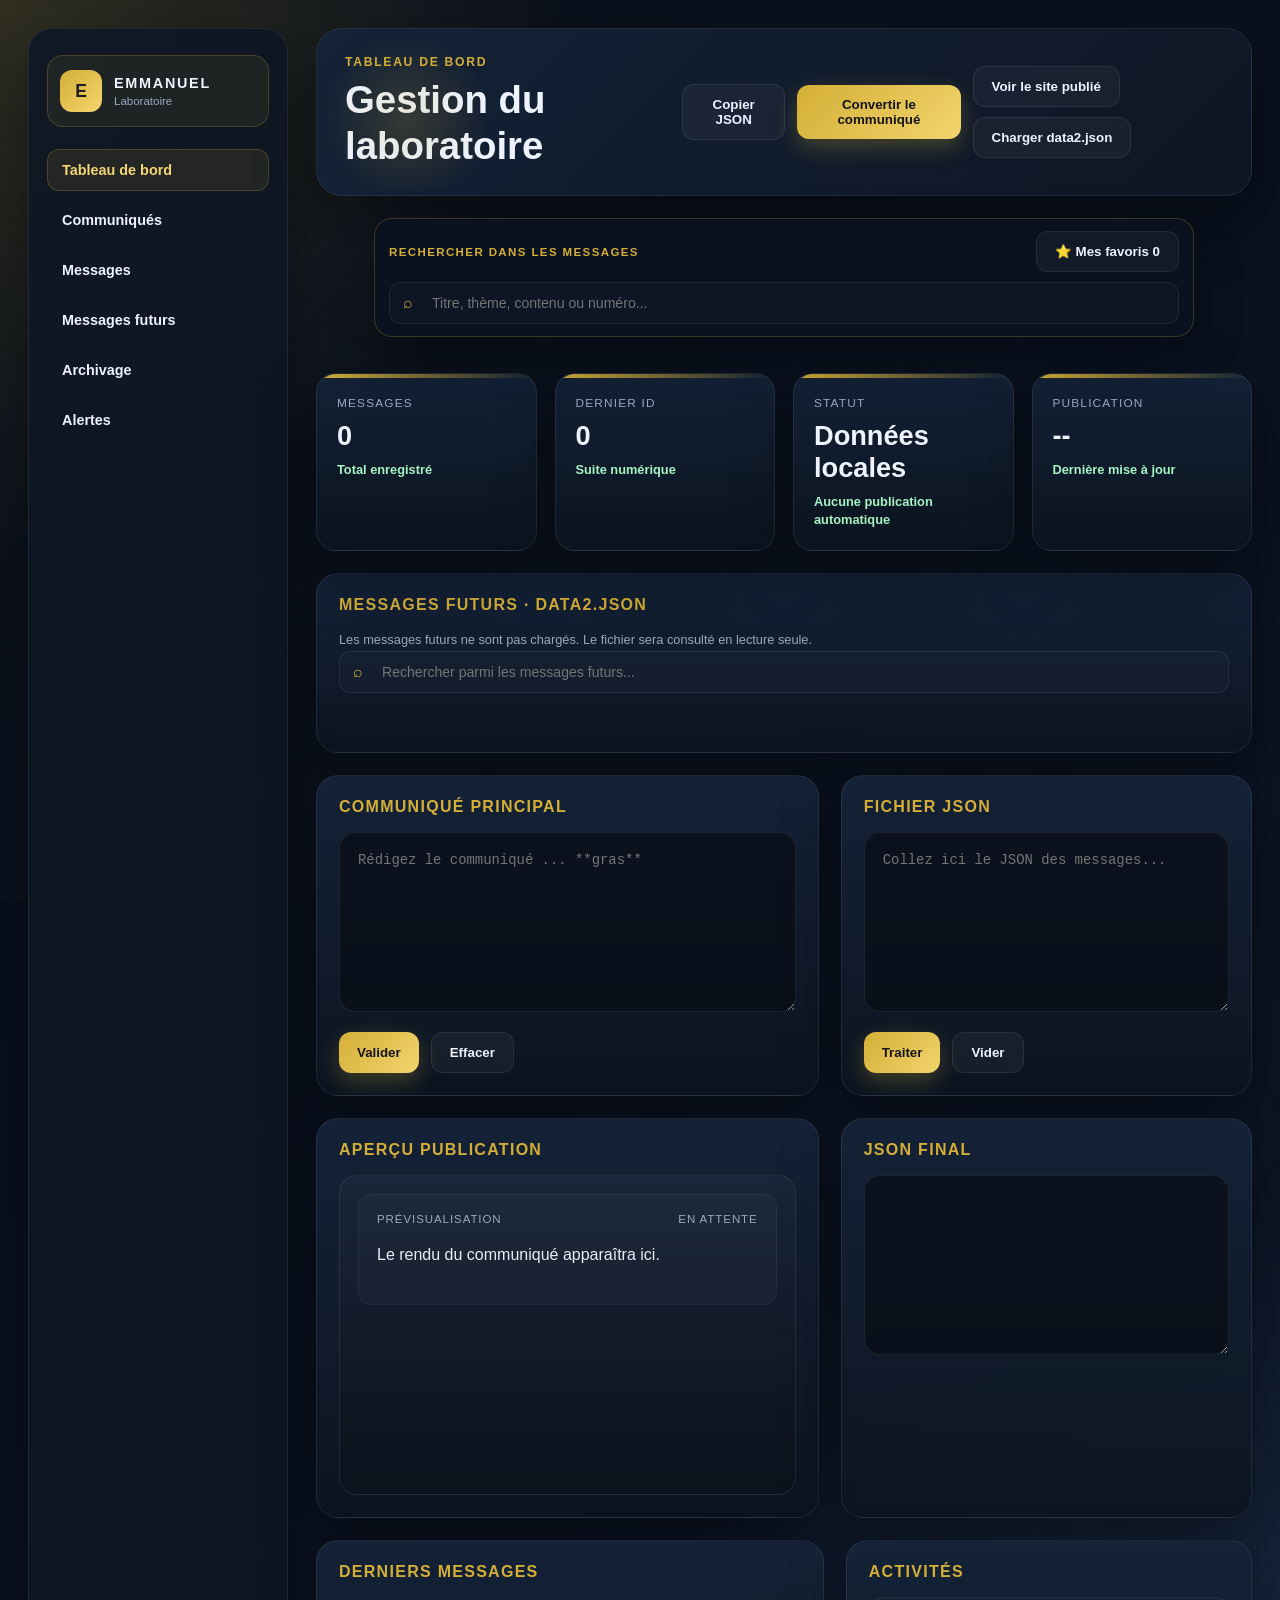
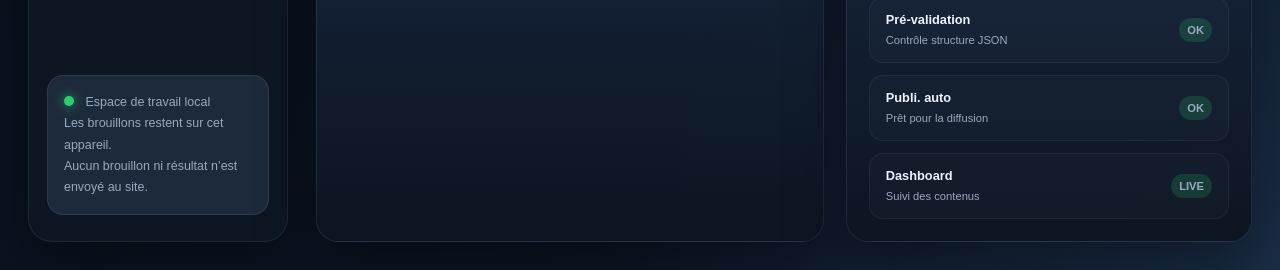
<file: gestion-franc.html>
<!DOCTYPE html>
<html lang="fr">
<head>
  <meta charset="UTF-8">
  <meta name="viewport" content="width=device-width, initial-scale=1.0">
  <title>Dashboard Laboratoire Emmanuel</title>
  <style>
    :root {
      --bg: #090f1b;
      --bg-soft: #111b2b;
      --panel: rgba(18, 28, 42, 0.94);
      --panel-2: #1b2d45;
      --line: rgba(255,255,255,0.08);
      --text: #edf3ff;
      --muted: #9aa9bf;
      --gold: #d4af37;
      --gold-soft: rgba(212,175,55,0.18);
      --green: #2ecc71;
      --red: #e74c3c;
      --shadow: 0 24px 60px rgba(0,0,0,0.38);
    }

    * { box-sizing: border-box; }

    html, body {
      margin: 0;
      min-height: 100%;
      background:
        radial-gradient(circle at top left, rgba(212,175,55,0.18), transparent 25%),
        radial-gradient(circle at bottom right, rgba(28,47,74,0.9), transparent 30%),
        linear-gradient(135deg, #070d17 0%, #0d1728 100%);
      color: var(--text);
      font-family: "Segoe UI", Tahoma, Geneva, Verdana, sans-serif;
    }

    body {
      padding: 28px;
      position: relative;
    }

    body::before {
      content: "";
      position: fixed;
      inset: 0;
      pointer-events: none;
      background: linear-gradient(120deg, rgba(255,255,255,0.02), rgba(255,255,255,0));
    }

    .dashboard {
      max-width: 1480px;
      margin: 0 auto;
      display: grid;
      grid-template-columns: minmax(220px, 260px) minmax(0, 1fr);
      gap: 28px;
      min-height: calc(100vh - 56px);
      position: relative;
      z-index: 1;
    }

    .sidebar {
      background: rgba(15, 23, 36, 0.92);
      border: 1px solid var(--line);
      border-radius: 24px;
      padding: 26px 18px;
      box-shadow: var(--shadow);
      display: flex;
      flex-direction: column;
      gap: 22px;
    }

    .brand {
      display: flex;
      align-items: center;
      gap: 12px;
      padding: 14px 12px;
      border-radius: 16px;
      background: rgba(212,175,55,0.08);
      border: 1px solid rgba(212,175,55,0.22);
    }

    .brand-mark {
      width: 42px;
      height: 42px;
      border-radius: 12px;
      display: grid;
      place-items: center;
      background: linear-gradient(135deg, var(--gold), #f6d56d);
      color: #1d1d1d;
      font-weight: 900;
      font-size: 1.1rem;
    }

    .brand-text {
      display: flex;
      flex-direction: column;
      gap: 4px;
    }

    .brand-text strong {
      font-size: 0.9rem;
      letter-spacing: 0.12em;
      text-transform: uppercase;
    }

    .brand-text span {
      color: var(--muted);
      font-size: 0.72rem;
    }

    .nav {
      display: flex;
      flex-direction: column;
      gap: 8px;
    }

    .nav-item {
      border: 1px solid transparent;
      background: transparent;
      color: var(--text);
      border-radius: 12px;
      padding: 12px 14px;
      text-align: left;
      font-size: 0.9rem;
      cursor: pointer;
      transition: 0.2s ease;
    }

    .nav-item.active,
    .nav-item:hover {
      background: rgba(212,175,55,0.1);
      border-color: rgba(212,175,55,0.22);
      color: #f5d675;
    }

    .sidebar-card {
      margin-top: auto;
      background: rgba(32, 45, 63, 0.9);
      border: 1px solid var(--line);
      border-radius: 16px;
      padding: 16px;
    }

    .status-dot {
      width: 10px;
      height: 10px;
      background: var(--green);
      border-radius: 50%;
      display: inline-block;
      box-shadow: 0 0 12px rgba(46, 204, 113, 0.8);
      margin-right: 8px;
    }

    .sidebar-card p {
      margin: 0;
      color: var(--muted);
      font-size: 0.78rem;
      line-height: 1.7;
    }

    .main {
      display: grid;
      gap: 22px;
      min-width: 0;
    }

    #dashboard-view,
    #communique-panel,
    #messages-panel,
    #future-panel,
    #archive-panel,
    #alerts-panel {
      scroll-margin-top: 120px;
    }

    .topbar {
      background: linear-gradient(135deg, rgba(21,35,56,0.96), rgba(14,23,36,0.96));
      border: 1px solid rgba(255,255,255,0.08);
      border-radius: 26px;
      padding: 26px 28px;
      display: flex;
      justify-content: space-between;
      align-items: center;
      box-shadow: var(--shadow);
      position: relative;
      overflow: hidden;
    }

    .topbar::after {
      content: "";
      position: absolute;
      inset: 0 auto auto 0;
      width: 180px;
      height: 180px;
      background: radial-gradient(circle, rgba(212,175,55,0.18), transparent 65%);
    }

    .eyebrow {
      margin: 0 0 8px;
      font-size: 0.76rem;
      font-weight: 700;
      letter-spacing: 0.14em;
      text-transform: uppercase;
      color: var(--gold);
    }

    h1 {
      margin: 0;
      font-size: clamp(1.8rem, 3vw, 2.6rem);
      line-height: 1.2;
    }

    .top-actions {
      display: flex;
      gap: 12px;
      align-items: center;
    }

    button {
      border: 0;
      border-radius: 12px;
      padding: 12px 18px;
      font-weight: 700;
      cursor: pointer;
      transition: 0.2s ease;
    }

    .primary-btn {
      background: linear-gradient(135deg, var(--gold), #f2d56d);
      color: #141414;
      box-shadow: 0 8px 22px rgba(212,175,55,0.28);
    }

    .ghost-btn {
      background: rgba(255,255,255,0.04);
      border: 1px solid var(--line);
      color: var(--text);
    }

    .primary-btn:hover, .ghost-btn:hover, .mini-btn:hover {
      transform: translateY(-1px);
      filter: brightness(1.05);
    }

    .stats-grid {
      display: grid;
      grid-template-columns: repeat(4, minmax(180px, 1fr));
      gap: 18px;
    }

    .stat-card {
      background: linear-gradient(180deg, rgba(21,35,56,0.92), rgba(12,20,31,0.92));
      border: 1px solid rgba(255,255,255,0.08);
      border-radius: 20px;
      padding: 22px 20px;
      position: relative;
      overflow: hidden;
      box-shadow: var(--shadow);
      transition: transform 0.2s ease, border-color 0.2s ease;
    }

    .stat-card:hover,
    .panel:hover {
      transform: translateY(-2px);
      border-color: rgba(212,175,55,0.28);
    }

    .stat-card::before {
      content: "";
      position: absolute;
      inset: 0 auto auto 0;
      width: 100%;
      height: 4px;
      background: linear-gradient(90deg, var(--gold), transparent);
    }

    .stat-label {
      display: block;
      color: var(--muted);
      font-size: 0.74rem;
      text-transform: uppercase;
      letter-spacing: 0.1em;
    }

    .stat-value {
      display: block;
      font-size: clamp(1.7rem, 2vw, 2.2rem);
      font-weight: 800;
      margin-top: 10px;
      margin-bottom: 8px;
    }

    .stat-meta {
      color: #a7f3c5;
      font-size: 0.8rem;
      font-weight: 600;
    }

    .content-grid {
      display: grid;
      grid-template-columns: 1.1fr 0.9fr;
      gap: 22px;
    }

    .panel {
      background: linear-gradient(180deg, rgba(21,35,56,0.96), rgba(13,21,33,0.96));
      border: 1px solid rgba(255,255,255,0.08);
      border-radius: 22px;
      padding: 22px;
      box-shadow: var(--shadow);
      min-width: 0;
      min-height: 180px;
      overflow: hidden;
      transition: border-color 0.2s ease;
    }

    .panel:hover {
      border-color: rgba(212,175,55,0.28);
    }

    .panel-header {
      display: flex;
      justify-content: space-between;
      align-items: center;
      gap: 12px;
      margin-bottom: 16px;
    }

    .panel h2 {
      margin: 0;
      font-size: 1rem;
      letter-spacing: 0.08em;
      text-transform: uppercase;
      color: var(--gold);
    }

    textarea {
      width: 100%;
      min-height: 180px;
      resize: vertical;
      border: 1px solid rgba(255,255,255,0.08);
      background: rgba(9,14,22,0.7);
      color: #e7f0ff;
      border-radius: 16px;
      padding: 16px 18px;
      font-family: "Consolas", "Courier New", monospace;
      font-size: 0.87rem;
      line-height: 1.6;
      outline: none;
    }

    textarea:focus {
      border-color: rgba(212,175,55,0.6);
      box-shadow: 0 0 0 4px rgba(212,175,55,0.12);
    }

    .pane-actions {
      margin-top: 16px;
      display: flex;
      gap: 12px;
      flex-wrap: wrap;
    }

    .mini-btn {
      background: rgba(255,255,255,0.04);
      color: var(--text);
      border: 1px solid var(--line);
    }

    .preview-box {
      background: linear-gradient(180deg, rgba(255,255,255,0.03), rgba(12,18,27,0.6));
      border: 1px solid rgba(255,255,255,0.08);
      border-radius: 18px;
      min-height: 320px;
      padding: 18px;
    }

    .preview-message {
      background: rgba(255,255,255,0.02);
      border: 1px solid rgba(255,255,255,0.05);
      border-radius: 14px;
      padding: 18px;
      margin-bottom: 16px;
    }

    .preview-message:last-child {
      margin-bottom: 0;
    }

    .msg-header {
      display: flex;
      align-items: center;
      justify-content: space-between;
      gap: 10px;
      font-size: 0.72rem;
      letter-spacing: 0.08em;
      text-transform: uppercase;
      color: var(--muted);
      margin-bottom: 10px;
    }

    .msg-title {
      margin: 0 0 8px;
      font-size: 1.4rem;
      color: #fff;
    }

    .msg-category {
      display: inline-block;
      font-size: 0.72rem;
      border-radius: 999px;
      background: var(--gold-soft);
      color: #f4d977;
      padding: 6px 10px;
      margin-bottom: 12px;
    }

    .msg-image {
      width: 100%;
      border-radius: 12px;
      max-height: 220px;
      object-fit: cover;
      display: block;
      margin: 8px 0 14px;
      border: 1px solid rgba(255,255,255,0.06);
    }

    audio {
      width: 100%;
      margin-top: 10px;
      margin-bottom: 12px;
      filter: saturate(0.8);
    }

    .audio-progress-row {
      display: flex;
      align-items: center;
      gap: 10px;
      margin: -6px 0 14px;
    }

    .audio-progress-row input {
      flex: 1;
      min-width: 0;
      accent-color: var(--gold);
      cursor: pointer;
    }

    .audio-progress-time {
      min-width: 88px;
      color: var(--muted);
      font-size: 0.72rem;
      font-variant-numeric: tabular-nums;
      text-align: right;
    }

    .msg-body {
      line-height: 1.8;
      color: #eaedf4;
      white-space: pre-wrap;
    }

    .msg-body b {
      color: #f8e9a9;
    }

    .bottom-grid {
      display: grid;
      grid-template-columns: 1fr 0.8fr;
      gap: 22px;
    }

    .list-items {
      display: grid;
      gap: 12px;
      max-height: 350px;
      overflow: auto;
      padding-right: 6px;
    }

    .list-item {
      background: rgba(255,255,255,0.02);
      border: 1px solid rgba(255,255,255,0.05);
      border-radius: 14px;
      padding: 14px 16px;
      display: flex;
      align-items: center;
      justify-content: space-between;
      gap: 12px;
      width: 100%;
      text-align: left;
      cursor: pointer;
      transition: 0.2s ease;
    }

    .list-item:hover {
      background: rgba(212,175,55,0.08);
      border-color: rgba(212,175,55,0.2);
    }

    .list-item strong {
      display: block;
      margin-bottom: 4px;
      font-size: 0.95rem;
    }

    .list-item span {
      color: var(--muted);
      font-size: 0.75rem;
    }

    .chip {
      border-radius: 999px;
      padding: 7px 10px;
      background: rgba(212,175,55,0.12);
      color: #f1d77a;
      font-size: 0.72rem;
      font-weight: 700;
    }

    .activity-list {
      list-style: none;
      margin: 0;
      padding: 0;
      display: grid;
      gap: 12px;
    }

    .activity-list li {
      background: rgba(255,255,255,0.02);
      border: 1px solid rgba(255,255,255,0.05);
      border-radius: 14px;
      padding: 14px 16px;
      display: flex;
      justify-content: space-between;
      align-items: center;
      gap: 10px;
    }

    .activity-list strong {
      display: block;
      font-size: 0.8rem;
      margin-bottom: 3px;
    }

    .activity-list span {
      color: var(--muted);
      font-size: 0.7rem;
    }

    .tiny-badge {
      background: rgba(46,204,113,0.18);
      color: #8fe4b5;
      border-radius: 999px;
      font-size: 0.7rem;
      font-weight: 700;
      padding: 6px 8px;
    }

    .search-strip {
      position: sticky;
      top: 10px;
      z-index: 5;
      width: min(100%, 820px);
      margin: 0 auto 14px;
      background: rgba(11, 18, 32, 0.97);
      border: 1px solid rgba(212,175,55,0.24);
      border-radius: 18px;
      box-shadow: 0 18px 48px rgba(0,0,0,0.3);
      padding: 12px 14px;
      backdrop-filter: blur(12px);
    }

    .search-input-wrap input,
    textarea,
    button {
      -webkit-tap-highlight-color: transparent;
    }

    .search-results {
      overscroll-behavior: contain;
    }

    #future-results {
      display: grid;
      gap: 10px;
      max-height: 360px;
      overflow: auto;
      margin-top: 14px;
    }

    .future-message {
      border: 1px solid var(--line);
      border-radius: 14px;
      padding: 14px;
      background: rgba(255,255,255,0.025);
    }

    .future-message button {
      width: 100%;
      text-align: left;
      padding: 0;
      background: transparent;
      color: var(--text);
    }

    .future-message button strong,
    .future-message button span {
      display: block;
    }

    .future-message button strong {
      line-height: 1.5;
      overflow-wrap: anywhere;
    }

    .future-message button span,
    .future-status,
    .draft-status {
      color: var(--muted);
      font-size: 0.8rem;
      line-height: 1.6;
    }

    .future-status,
    .draft-status {
      margin: 10px 0 0;
    }

    .future-preview {
      margin-top: 16px;
      border-top: 1px solid var(--line);
      padding-top: 12px;
    }

    .future-preview .msg-body {
      overflow-wrap: anywhere;
    }

    .future-pagination {
      display: flex;
      align-items: center;
      justify-content: space-between;
      gap: 12px;
      margin-top: 14px;
    }

    .future-pagination button {
      min-width: 112px;
      border: 1px solid rgba(212,175,55,0.35);
      background: rgba(212,175,55,0.1);
      color: #f5d675;
    }

    .future-pagination button:disabled {
      cursor: not-allowed;
      opacity: 0.45;
    }

    .future-page-label {
      color: var(--muted);
      font-size: 0.8rem;
      text-align: center;
    }

    .data-actions {
      display: flex;
      flex-wrap: wrap;
      gap: 10px;
    }

    .search-header {
      display: flex;
      justify-content: space-between;
      align-items: center;
      gap: 10px;
      margin-bottom: 10px;
    }

    .preview-favorite {
      flex: 0 0 34px;
      width: 34px;
      height: 34px;
      margin-left: auto;
      border: 1px solid rgba(212,175,55,0.45);
      border-radius: 50%;
      background: transparent;
      color: var(--gold);
      cursor: pointer;
      font-size: 1rem;
    }

    .preview-favorite.is-favorite {
      border-color: rgba(231,76,60,0.65);
      background: rgba(231,76,60,0.1);
    }

    .search-label {
      font-size: 0.72rem;
      font-weight: 800;
      letter-spacing: 0.12em;
      text-transform: uppercase;
      color: var(--gold);
    }

    .search-highlight {
      font-size: 0.7rem;
      color: var(--muted);
      background: rgba(255,255,255,0.03);
      border: 1px solid rgba(255,255,255,0.08);
      border-radius: 999px;
      padding: 5px 8px;
    }

    .search-input-wrap {
      position: relative;
    }

    .search-input-wrap input {
      width: 100%;
      border: 1px solid rgba(255,255,255,0.08);
      background: rgba(255,255,255,0.02);
      color: var(--text);
      border-radius: 12px;
      padding: 12px 44px 12px 42px;
      font-size: 0.88rem;
      outline: none;
    }

    .search-input-wrap input:focus {
      border-color: rgba(212,175,55,0.4);
      box-shadow: 0 0 0 4px rgba(212,175,55,0.08);
    }

    .search-icon {
      position: absolute;
      left: 14px;
      top: 50%;
      transform: translateY(-50%);
      font-size: 1rem;
      color: var(--gold);
    }

    .search-clear {
      position: absolute;
      top: 50%;
      right: 8px;
      width: 32px;
      height: 32px;
      padding: 0;
      border: 0;
      border-radius: 50%;
      background: transparent;
      color: var(--muted);
      cursor: pointer;
      font-size: 1.3rem;
      transform: translateY(-50%);
    }

    .search-clear:hover {
      background: rgba(255,255,255,0.08);
      color: var(--text);
    }

    .search-summary {
      min-height: 0;
      color: var(--muted);
      font-size: 0.75rem;
    }

    .search-summary:not(:empty) {
      margin-top: 8px;
    }

    .search-results {
      margin-top: 10px;
      display: none;
      max-height: 200px;
      overflow: auto;
      padding-right: 4px;
    }

    .search-results.visible {
      display: block;
    }

    .search-result-item {
      width: 100%;
      text-align: left;
      background: rgba(255,255,255,0.02);
      border: 1px solid rgba(255,255,255,0.06);
      border-radius: 10px;
      padding: 8px 10px;
      margin-bottom: 8px;
      font-size: 0.75rem;
      color: #e8edf9;
      line-height: 1.5;
      cursor: pointer;
      transition: 0.2s ease;
    }

    .search-result-item:hover {
      background: rgba(212,175,55,0.08);
      border-color: rgba(212,175,55,0.2);
    }

    .search-result-item strong {
      display: block;
      color: #f4d879;
      margin-bottom: 3px;
    }

    .search-result-meta {
      display: flex;
      align-items: center;
      justify-content: space-between;
      gap: 8px;
      margin-top: 4px;
      color: var(--muted);
      font-size: 0.68rem;
    }

    .search-result-score {
      color: #f5d675;
      font-weight: 700;
    }

    @media (max-width: 1200px) {
      .dashboard {
        grid-template-columns: 220px 1fr;
      }

      .stats-grid {
        grid-template-columns: repeat(2, minmax(180px, 1fr));
      }
    }

    @media (max-width: 980px) {
      body {
        padding: 18px;
      }

      .dashboard {
        grid-template-columns: 1fr;
      }

      .sidebar {
        padding: 18px;
      }

      .nav {
        display: grid;
        grid-template-columns: repeat(auto-fit, minmax(145px, 1fr));
      }

      .content-grid,
      .bottom-grid {
        grid-template-columns: 1fr;
      }

      .topbar {
        padding: 22px 20px;
      }
    }

    @media (max-width: 680px) {
      body {
        padding: 12px;
      }

      .dashboard {
        gap: 18px;
      }

      .sidebar {
        border-radius: 18px;
      }

      .brand {
        padding: 12px 10px;
      }

      .nav {
        grid-template-columns: repeat(2, minmax(0, 1fr));
      }

      .topbar {
        flex-direction: column;
        align-items: flex-start;
        gap: 16px;
      }

      .top-actions {
        width: 100%;
        display: grid;
        grid-template-columns: 1fr 1fr;
      }

      .top-actions button {
        width: 100%;
      }

      .top-actions .data-actions {
        grid-column: 1 / -1;
      }

      .stats-grid {
        grid-template-columns: 1fr;
      }

      .panel,
      .stat-card {
        border-radius: 18px;
      }

      .panel {
        padding: 16px;
      }

      .search-strip {
        top: 6px;
        width: 100%;
        border-radius: 14px;
      }

      textarea {
        min-height: 150px;
        font-size: 0.8rem;
      }

      .pane-actions {
        display: grid;
        grid-template-columns: 1fr 1fr;
      }

      .list-item,
      .activity-list li {
        flex-direction: column;
        align-items: flex-start;
      }

      .msg-title {
        font-size: 1.1rem;
      }
    }

    @media (max-width: 420px) {
      .top-actions {
        grid-template-columns: 1fr;
      }

      .nav-item {
        padding: 11px 9px;
        font-size: 0.8rem;
      }

      .pane-actions {
        grid-template-columns: 1fr;
      }

      h1 {
        font-size: 1.6rem;
      }

      .eyebrow {
        letter-spacing: 0.1em;
      }

      .brand-text strong {
        letter-spacing: 0.08em;
      }
    }
  </style>
</head>
<body>
  <div class="dashboard">
    <aside class="sidebar">
      <div class="brand">
        <div class="brand-mark">E</div>
        <div class="brand-text">
          <strong>Emmanuel</strong>
          <span>Laboratoire</span>
        </div>
      </div>

      <nav class="nav">
        <button class="nav-item active" data-target="dashboard-view" data-label="Tableau de bord">Tableau de bord</button>
        <button class="nav-item" data-target="communique-panel" data-label="Communiqués">Communiqués</button>
        <button class="nav-item" data-target="messages-panel" data-label="Messages">Messages</button>
        <button class="nav-item" data-target="future-panel" data-label="Messages futurs">Messages futurs</button>
        <button class="nav-item" data-target="archive-panel" data-label="Archivage">Archivage</button>
        <button class="nav-item" data-target="alerts-panel" data-label="Alertes">Alertes</button>
      </nav>

      <div class="sidebar-card">
        <p><span class="status-dot"></span> Espace de travail local</p>
        <p class="draft-status" id="draft-status" role="status" aria-live="polite">Les brouillons restent sur cet appareil.</p>
        <p>Aucun brouillon ni résultat n’est envoyé au site.</p>
      </div>
    </aside>

    <main class="main">
      <header id="dashboard-view" class="topbar">
        <div>
          <p class="eyebrow">Tableau de bord</p>
          <h1>Gestion du laboratoire</h1>
        </div>

        <div class="top-actions">
          <button class="ghost-btn" onclick="copyOutput()">Copier JSON</button>
          <button class="primary-btn" onclick="a()">Convertir le communiqué</button>
          <div class="data-actions">
            <button class="ghost-btn" type="button" onclick="openPublicSite()">Voir le site publié</button>
            <button class="ghost-btn" type="button" onclick="loadFutureMessages()">Charger data2.json</button>
          </div>
        </div>
      </header>

      <div class="search-strip" aria-label="Recherche de messages">
        <div class="search-header">
          <span class="search-label">Rechercher dans les messages</span>
          <button type="button" class="ghost-btn" id="favoritesToggle" aria-expanded="false">
            ⭐ Mes favoris <span id="favoriteCount">0</span>
          </button>
        </div>
        <div class="search-input-wrap">
          <span class="search-icon">⌕</span>
          <input id="themeSearch" type="search" placeholder="Titre, thème, contenu ou numéro..." aria-label="Rechercher par titre, thème, contenu ou numéro" autocomplete="off" />
          <button type="button" class="search-clear" id="clearThemeSearch" aria-label="Effacer la recherche" title="Effacer" hidden>×</button>
        </div>
        <div id="searchSummary" class="search-summary" role="status" aria-live="polite"></div>
        <div id="searchResults" class="search-results"></div>
        <div id="favoriteResults" class="search-results" aria-label="Messages favoris"></div>
      </div>

      <section class="stats-grid">
        <div class="stat-card">
          <span class="stat-label">Messages</span>
          <span class="stat-value" id="stat-total">0</span>
          <span class="stat-meta">Total enregistré</span>
        </div>

        <div class="stat-card">
          <span class="stat-label">Dernier ID</span>
          <span class="stat-value" id="stat-last-id">0</span>
          <span class="stat-meta">Suite numérique</span>
        </div>

        <div class="stat-card">
          <span class="stat-label">Statut</span>
          <span class="stat-value" id="stat-status">Données locales</span>
          <span class="stat-meta">Aucune publication automatique</span>
        </div>

        <div class="stat-card">
          <span class="stat-label">Publication</span>
          <span class="stat-value" id="stat-date">--</span>
          <span class="stat-meta">Dernière mise à jour</span>
        </div>
      </section>

      <section id="future-panel" class="panel">
        <div class="panel-header">
          <h2>Messages futurs · data2.json</h2>
        </div>
        <p class="future-status" id="future-status" role="status" aria-live="polite">
          Les messages futurs ne sont pas chargés. Le fichier sera consulté en lecture seule.
        </p>
        <div class="search-input-wrap">
          <span class="search-icon">⌕</span>
          <input id="futureSearch" type="search" placeholder="Rechercher parmi les messages futurs..." aria-label="Rechercher les messages futurs" autocomplete="off" disabled />
        </div>
        <div id="future-results"></div>
        <div id="future-pagination" class="future-pagination" hidden></div>
        <div id="future-preview" class="future-preview" hidden></div>
      </section>

      <section id="communique-panel" class="content-grid">
        <div class="panel">
          <div class="panel-header">
            <h2>Communiqué principal</h2>
          </div>
          <textarea id="t" placeholder="Rédigez le communiqué ... **gras**"></textarea>
          <div class="pane-actions">
            <button class="primary-btn" onclick="a()">Valider</button>
            <button class="mini-btn" onclick="clearText('t')">Effacer</button>
          </div>
        </div>

        <div class="panel">
          <div class="panel-header">
            <h2>Fichier JSON</h2>
          </div>
          <textarea id="i" placeholder="Collez ici le JSON des messages..."></textarea>
          <div class="pane-actions">
            <button class="primary-btn" onclick="p()">Traiter</button>
            <button class="mini-btn" onclick="v()">Vider</button>
          </div>
        </div>
      </section>

      <section id="messages-panel" class="content-grid">
        <div class="panel">
          <div class="panel-header">
            <h2>Aperçu publication</h2>
          </div>
          <div id="pr" class="preview-box">
            <div class="preview-message">
              <div class="msg-header">
                <span>Prévisualisation</span>
                <span>En attente</span>
              </div>
              <p class="msg-body">Le rendu du communiqué apparaîtra ici.</p>
            </div>
          </div>
        </div>

        <div class="panel">
          <div class="panel-header">
            <h2>JSON final</h2>
          </div>
          <textarea id="o" readonly></textarea>
        </div>
      </section>

      <section id="archive-panel" class="bottom-grid">
        <div class="panel">
          <div class="panel-header">
            <h2>Derniers messages</h2>
          </div>
          <div id="message-list" class="list-items"></div>
        </div>

        <div id="alerts-panel" class="panel">
          <div class="panel-header">
            <h2>Activités</h2>
          </div>
          <ul class="activity-list">
            <li>
              <div>
                <strong>Pré-validation</strong>
                <span>Contrôle structure JSON</span>
              </div>
              <span class="tiny-badge">OK</span>
            </li>
            <li>
              <div>
                <strong>Publi. auto</strong>
                <span>Prêt pour la diffusion</span>
              </div>
              <span class="tiny-badge">OK</span>
            </li>
            <li>
              <div>
                <strong>Dashboard</strong>
                <span>Suivi des contenus</span>
              </div>
              <span class="tiny-badge">LIVE</span>
            </li>
          </ul>
        </div>
      </section>
    </main>
  </div>

  <script>
    let h = "";
    let currentMessageList = [];
    let favoriteMessageIds = new Set();
    let activeThemePath = [];
    const messageSearchIndex = new WeakMap();
    const meditationTree = [
      {
        name: 'Méditation authentique',
        children: [
          {
            name: 'Respiration',
            children: [
              { name: 'Calme profond' },
              { name: 'Respiration consciente' },
              { name: 'Souffle vivant' }
            ]
          },
          {
            name: 'Conscience intérieure',
            children: [
              { name: 'Silence intérieur' },
              { name: 'Présence claire' },
              { name: 'Observation douce' }
            ]
          },
          {
            name: 'Équilibre émotionnel',
            children: [
              { name: 'Paix intérieure' },
              { name: 'Libération du stress' },
              { name: 'Stabilité mentale' }
            ]
          }
        ]
      },
      {
        name: 'Lumière intérieure',
        children: [
          {
            name: 'Sagesse intérieure',
            children: [
              { name: 'Voix du cœur' },
              { name: 'Clarté spirituelle' },
              { name: 'Lumière du vrai soi' }
            ]
          },
          {
            name: 'Transformation',
            children: [
              { name: 'Transmutation du chaos' },
              { name: 'Croissance consciente' },
              { name: 'Renaissance intérieure' }
            ]
          }
        ]
      },
      {
        name: 'Amour & connexion',
        children: [
          {
            name: 'Amour universel',
            children: [
              { name: 'Compatibilité spirituelle' },
              { name: 'Apaisement du cœur' },
              { name: 'Liaison authentique' }
            ]
          },
          {
            name: 'Relation consciente',
            children: [
              { name: 'Écoute profonde' },
              { name: 'Respect mutuel' },
              { name: 'Amour sans attachement' }
            ]
          }
        ]
      }
    ];

    function getPathLabel(path) {
      return path.join(' / ');
    }

    function normalizeText(value = '') {
      return String(value)
        .toLowerCase()
        .normalize('NFD')
        .replace(/[\u0300-\u036f]/g, '')
        .replace(/[^a-z0-9\s]/g, ' ')
        .replace(/\s+/g, ' ')
        .trim();
    }

    function indexMessageForSearch(item) {
      let index = messageSearchIndex.get(item);
      if (index) return index;

      const title = normalizeText(`${item.titre || ''} ${item.titre_en || ''}`);
      const category = normalizeText(`${item.categorie || ''} ${item.categorie_en || ''}`);
      const theme = normalizeText(`${item.theme || ''} ${item.theme_en || ''}`);
      const content = normalizeText(`${item.texte || ''} ${item.texte_en || ''}`);
      const all = normalizeText([
        title,
        category,
        theme,
        content,
        item.date,
        String(item.id || '')
      ].join(' '));

      index = { title, category, theme, content, all };
      messageSearchIndex.set(item, index);
      return index;
    }

    function filterMessagesByTheme(messages, path) {
      if (!Array.isArray(messages)) return [];
      if (!Array.isArray(path) || !path.length) return messages;

      const tokens = path
        .map((segment) => String(segment).toLowerCase().trim())
        .filter(Boolean);

      if (!tokens.length) return messages;

      return messages.filter((item) => {
        const haystack = normalizeText([
          item.titre,
          item.categorie,
          item.theme,
          item.texte
        ].join(' '));

        return tokens.every(token => haystack.includes(token));
      });
    }

    function searchMessagesByTheme(messages, query) {
      if (!Array.isArray(messages) || !messages.length) return [];

      const raw = String(query || '').trim();
      if (!raw) return [];

      const tokens = normalizeText(raw).split(' ').filter(Boolean);
      if (!tokens.length) return [];

      const phrase = normalizeText(raw);

      const scored = messages.map((item) => {
        const index = indexMessageForSearch(item);

        let score = 0;
        const matchedWords = [];

        if (phrase && index.all.includes(phrase)) score += 12;
        if (index.title.includes(phrase)) score += 10;
        if (index.category.includes(phrase)) score += 12;
        if (index.theme.includes(phrase)) score += 10;

        tokens.forEach((token) => {
          const found = index.all.includes(token);

          if (found) matchedWords.push(token);

          if (index.all.includes(token)) score += 4;
          if (index.title.includes(token)) score += 5;
          if (index.category.includes(token)) score += 6;
          if (index.theme.includes(token)) score += 5;
          if (index.content.includes(token)) score += 2;
        });

        const uniqueMatches = new Set(matchedWords).size;
        const allTokensCovered = tokens.every(token => index.all.includes(token));

        if (allTokensCovered) score += 8;
        if (uniqueMatches > 0) score += uniqueMatches * 4;

        return {
          item,
          score,
          matchCount: uniqueMatches,
          matchedWords: [...new Set(matchedWords)]
        };
      });

      return scored
        .filter(entry => entry.score > 0)
        .sort((a, b) => {
          if (b.score !== a.score) return b.score - a.score;
          if (b.matchCount !== a.matchCount) return b.matchCount - a.matchCount;
          return Number(b.item.id || 0) - Number(a.item.id || 0);
        });
    }

    function favoriteButtonMarkup(id) {
      const favorite = favoriteMessageIds.has(Number(id));
      const label = favorite ? 'Retirer des favoris' : 'Ajouter aux favoris';
      return `<button type="button" class="preview-favorite${favorite ? ' is-favorite' : ''}" data-favorite-id="${escapeHtml(id)}" aria-label="${label}" title="${label}" aria-pressed="${favorite}">${favorite ? '❤️' : '🤍'}</button>`;
    }

    function updateFavoriteButtons() {
      document.querySelectorAll('.preview-favorite[data-favorite-id]').forEach((button) => {
        const favorite = favoriteMessageIds.has(Number(button.dataset.favoriteId));
        const label = favorite ? 'Retirer des favoris' : 'Ajouter aux favoris';
        button.classList.toggle('is-favorite', favorite);
        button.setAttribute('aria-pressed', String(favorite));
        button.setAttribute('aria-label', label);
        button.title = label;
        button.textContent = favorite ? '❤️' : '🤍';
      });
      document.getElementById('favoriteCount').textContent = favoriteMessageIds.size;
    }

    function toggleFavoriteMessage(id) {
      const messageId = Number(id);
      if (!Number.isSafeInteger(messageId)) return;

      const wasFavorite = favoriteMessageIds.has(messageId);
      if (wasFavorite) favoriteMessageIds.delete(messageId);
      else favoriteMessageIds.add(messageId);

      try {
        localStorage.setItem('emmanuel_favorite_messages_v1', JSON.stringify([...favoriteMessageIds]));
      } catch (error) {
        if (wasFavorite) favoriteMessageIds.add(messageId);
        else favoriteMessageIds.delete(messageId);
        console.error('Impossible d’enregistrer les favoris.', error);
        document.getElementById('searchSummary').textContent = 'Impossible d’enregistrer les favoris sur cet appareil.';
      }

      updateFavoriteButtons();
      if (document.getElementById('favoriteResults').classList.contains('visible')) {
        renderFavoriteResults();
      }
    }

    function renderFavoriteResults() {
      const results = document.getElementById('favoriteResults');
      const messagesById = new Map();
      [...currentMessageList, ...futureMessages].forEach((item) => {
        if (item && Number.isSafeInteger(Number(item.id))) messagesById.set(Number(item.id), item);
      });
      const favorites = [...favoriteMessageIds]
        .map((id) => messagesById.get(id))
        .filter(Boolean)
        .sort((a, b) => Number(b.id) - Number(a.id));

      results.innerHTML = favorites.map((item) => `
        <button type="button" class="search-result-item favorite-result-item" data-id="${escapeHtml(item.id)}">
          <strong>${escapeHtml(item.titre || 'Message sans titre')}</strong>
          <div>${escapeHtml(item.categorie || 'Sans catégorie')} • ${escapeHtml(item.date || 'Date inconnue')}</div>
        </button>
      `).join('') || '<div class="search-result-item"><strong>Aucun favori disponible</strong><div>Ajoutez un cœur à un message prévisualisé pour le retrouver ici.</div></div>';

      results.querySelectorAll('.favorite-result-item[data-id]').forEach((button) => {
        button.addEventListener('click', () => {
          const item = messagesById.get(Number(button.dataset.id));
          if (!item) return;
          results.classList.remove('visible');
          document.getElementById('favoritesToggle').setAttribute('aria-expanded', 'false');
          document.getElementById('searchSummary').textContent = `Favori ouvert : ${item.titre || 'Message sans titre'}`;
          renderPreview([item], h);
          document.getElementById('pr')?.scrollIntoView({ behavior: 'smooth', block: 'start' });
        });
      });
    }

    function renderSearchResults(query) {
      const resultsBox = document.getElementById('searchResults');
      const summary = document.getElementById('searchSummary');
      if (!resultsBox) return;

      if (!query.trim()) {
        resultsBox.classList.remove('visible');
        resultsBox.innerHTML = '';
        summary.textContent = '';
        return;
      }
      const hits = searchMessagesByTheme(currentMessageList, query);

      document.getElementById('favoriteResults').classList.remove('visible');
      document.getElementById('favoritesToggle').setAttribute('aria-expanded', 'false');
      resultsBox.classList.add('visible');
      const shown = hits.slice(0, 8);
      summary.textContent = hits.length
        ? `${hits.length} résultat${hits.length > 1 ? 's' : ''}${hits.length > shown.length ? ` · ${shown.length} affichés` : ''}`
        : 'Aucun résultat. Essayez un synonyme, un thème ou un autre mot.';
      resultsBox.innerHTML = shown.map(entry => {
        const item = entry.item;
        const matchLabel = entry.matchCount === 1 ? '1 mot trouvé' : `${entry.matchCount} mots trouvés`;
        return `
          <button type="button" class="search-result-item" data-id="${item.id || ''}">
            <strong>${escapeHtml(item.titre || 'Message sans titre')}</strong>
            <div>${escapeHtml(item.categorie || 'Sans catégorie')} • ${escapeHtml(item.date || 'Date inconnue')}</div>
            <div class="search-result-meta">
              <span>${matchLabel}</span>
            </div>
          </button>
        `;
      }).join('');

      resultsBox.querySelectorAll('.search-result-item[data-id]').forEach((button) => {
        button.addEventListener('click', () => {
          const itemId = button.dataset.id;
          const selected = currentMessageList.find((entry) => String(entry.id) === String(itemId));
          if (!selected) return;

          resultsBox.classList.remove('visible');
          resultsBox.innerHTML = '';
          themeSearch.value = selected.titre || selected.categorie || '';
          document.getElementById('searchSummary').textContent = `Message ouvert : ${selected.titre || 'Message sans titre'}`;
          renderPreview([selected], h);
          document.getElementById('pr')?.scrollIntoView({
            behavior: 'smooth',
            block: 'start'
          });
        });
      });
    }

    document.getElementById('favoritesToggle').addEventListener('click', (event) => {
      const results = document.getElementById('favoriteResults');
      const isOpening = !results.classList.contains('visible');
      document.getElementById('searchResults').classList.remove('visible');
      document.getElementById('searchResults').innerHTML = '';
      results.classList.toggle('visible', isOpening);
      event.currentTarget.setAttribute('aria-expanded', String(isOpening));
      document.getElementById('searchSummary').textContent = isOpening
        ? `${favoriteMessageIds.size} message${favoriteMessageIds.size === 1 ? '' : 's'} favori${favoriteMessageIds.size === 1 ? '' : 's'}`
        : '';
      if (isOpening) renderFavoriteResults();
    });

    document.getElementById('clearThemeSearch').addEventListener('click', () => {
      themeSearch.value = '';
      document.getElementById('clearThemeSearch').hidden = true;
      renderSearchResults('');
      themeSearch.focus();
    });

    document.addEventListener('click', (event) => {
      const button = event.target.closest('.preview-favorite[data-favorite-id]');
      if (button) toggleFavoriteMessage(button.dataset.favoriteId);
    });

    const themeSearch = document.getElementById('themeSearch');
    let themeSearchTimer;
    if (themeSearch) {
      themeSearch.addEventListener('input', (event) => {
        const q = event.target.value;
        clearTimeout(themeSearchTimer);
        document.getElementById('clearThemeSearch').hidden = !q;
        themeSearchTimer = setTimeout(() => renderSearchResults(q), 50);
      });
    }

    function clearText(id) {
      const el = document.getElementById(id);
      if (el) {
        el.value = "";
        scheduleDraftSave();
      }
    }

    let draftSaveTimer;

    function setDraftStatus(message) {
      const status = document.getElementById('draft-status');
      if (status) status.textContent = message;
    }

    function saveDrafts() {
      clearTimeout(draftSaveTimer);
      try {
        localStorage.setItem('emmanuel_cache', document.getElementById('i').value);
        localStorage.setItem('emmanuel_output_cache', document.getElementById('o').value);
        localStorage.setItem('emmanuel_communique_draft', document.getElementById('t').value);
        setDraftStatus(`Brouillons enregistrés sur cet appareil à ${new Date().toLocaleTimeString('fr-FR', { hour: '2-digit', minute: '2-digit' })}.`);
      } catch (error) {
        setDraftStatus('Sauvegarde impossible : espace de stockage indisponible.');
      }
    }

    function scheduleDraftSave() {
      setDraftStatus('Sauvegarde de vos brouillons…');
      clearTimeout(draftSaveTimer);
      draftSaveTimer = setTimeout(saveDrafts, 400);
    }

    ['i', 't'].forEach((id) => {
      document.getElementById(id).addEventListener('input', scheduleDraftSave);
    });
    window.addEventListener('pagehide', saveDrafts);

    function copyOutput() {
      const out = document.getElementById('o');
      if (!out.value.trim()) return alert('Aucun JSON final à copier.');
      navigator.clipboard.writeText(out.value).then(() => alert('JSON copié dans le presse-papiers.'));
    }

    function updateDashboard(list, communique) {
      const total = Array.isArray(list) ? list.length : 0;
      const last = Array.isArray(list) && list.length ? list.reduce((max, item) => Number(item.id) > Number(max) ? Number(item.id) : Number(max), 0) : 0;
      const latestItem = Array.isArray(list) && list.length
        ? list.reduce((latest, item) => Number(item.id) > Number(latest.id) ? item : latest)
        : null;
      const latestDate = latestItem ? latestItem.date || '--' : '--';

      document.getElementById('stat-total').textContent = total;
      document.getElementById('stat-last-id').textContent = last;
      document.getElementById('stat-status').textContent = communique ? 'Brouillon local' : 'Données locales';
      document.getElementById('stat-date').textContent = latestDate;

      const listNode = document.getElementById('message-list');
      if (!listNode) return;

      listNode.innerHTML = Array.isArray(list) && list.length ? list.map(item => `
        <button type="button" class="list-item" data-id="${item.id || ''}">
          <div>
            <strong>${item.titre || 'Message sans titre'}</strong>
            <span>${item.date || 'Date inconnue'} • ${item.categorie || 'Sans catégorie'}</span>
          </div>
          <span class="chip">ID ${item.id || 0}</span>
        </button>
      `).join('') : '<div class="list-item"><div><strong>Aucun message</strong><span>Ajoutez un JSON pour générer la liste.</span></div></div>';

      listNode.querySelectorAll('.list-item[data-id]').forEach((button) => {
        button.addEventListener('click', () => {
          const selectedId = button.dataset.id;
          const item = currentMessageList.find((entry) => String(entry.id) === String(selectedId));
          if (!item) return;
          renderPreview([item], h);
        });
      });
    }

    function renderPreview(list, communique) {
      const pr = document.getElementById('pr');
      if (!pr) return;

      let html = '';

      if (communique) {
        html += `
          <div class="preview-message">
            <div class="msg-header">
              <span>Communiqué</span>
              <span>Principal</span>
            </div>
            <div class="msg-body">${communique.replace(/\*\*(.*?)\*\*/g, '<b>$1</b>').replace(/\n/g, '<br>')}</div>
          </div>
        `;
      }

      if (!Array.isArray(list) || !list.length) {
        pr.innerHTML = html || '<div class="preview-message"><p class="msg-body">Le rendu du communiqué apparaîtra ici.</p></div>';
        return;
      }

      list.slice(0, 10).forEach((m) => {
        html += `
          <div class="preview-message">
            <div class="msg-header">
              <span>${m.date || 'Date inconnue'}</span>
              <span>ID ${m.id || 0}</span>
              ${favoriteButtonMarkup(m.id)}
            </div>
            <h3 class="msg-title">${m.titre || 'Message sans titre'}</h3>
            <span class="msg-category">${m.categorie || 'Sans catégorie'}</span>
            ${m.image ? `<img src="${m.image}" class="msg-image" alt="">` : ''}
            ${m.audio ? createAudioPlayerMarkup(m.audio) : ''}
            ${m.audio2 ? createAudioPlayerMarkup(m.audio2) : ''}
            <div class="msg-body">${(m.texte || '').replace(/\*\*(.*?)\*\*/g, '<b>$1</b>')}</div>
          </div>
        `;
      });

      pr.innerHTML = html;
    }

    function formatAudioTime(seconds) {
      if (!Number.isFinite(seconds) || seconds < 0) return '0:00';
      const minutes = Math.floor(seconds / 60);
      const remainingSeconds = Math.floor(seconds % 60).toString().padStart(2, '0');
      return `${minutes}:${remainingSeconds}`;
    }

    function updateAudioProgress(audio) {
      const player = audio.closest('.audio-player');
      if (!player) return;
      const seek = player.querySelector('.audio-seek');
      const time = player.querySelector('.audio-progress-time');
      const duration = audio.duration;
      const hasDuration = Number.isFinite(duration) && duration > 0;

      seek.disabled = !hasDuration;
      seek.value = hasDuration ? String(Math.round((audio.currentTime / duration) * 1000)) : '0';
      time.textContent = `${formatAudioTime(audio.currentTime)} / ${formatAudioTime(duration)}`;
    }

    function createAudioPlayerMarkup(source) {
      const url = safeMediaUrl(source);
      if (!url) {
        console.warn('Impossible d’afficher un lecteur : URL audio HTTPS invalide.', source);
        return '';
      }
      return `
        <div class="audio-player">
          <audio controls preload="none" src="${escapeHtml(url)}"></audio>
          <div class="audio-progress-row">
            <input class="audio-seek" type="range" min="0" max="1000" value="0" aria-label="Barre d’avancement de la lecture" disabled>
            <span class="audio-progress-time">0:00 / 0:00</span>
          </div>
        </div>`;
    }

    ['timeupdate', 'loadedmetadata', 'durationchange', 'play', 'pause', 'ended', 'seeking'].forEach((eventName) => {
      document.addEventListener(eventName, (event) => {
        if (event.target instanceof HTMLAudioElement) updateAudioProgress(event.target);
      }, true);
    });

    document.addEventListener('input', (event) => {
      const seek = event.target.closest('.audio-seek');
      if (!seek) return;
      const audio = seek.closest('.audio-player')?.querySelector('audio');
      if (!audio || !Number.isFinite(audio.duration) || audio.duration <= 0) return;
      audio.currentTime = (Number(seek.value) / 1000) * audio.duration;
      updateAudioProgress(audio);
    });

    function normalizeMessages(input) {
      if (!Array.isArray(input)) return [];

      const cleaned = input.map((item) => ({
        ...item,
        id: Number(item.id) || 0,
        date: item.date || new Date().toISOString().split('T')[0],
        titre: item.titre || 'Sans titre',
        categorie: item.categorie || 'Sans catégorie',
        texte: item.texte || ''
      }));

      cleaned.sort((a, b) => Number(a.id) - Number(b.id));
      return cleaned;
    }

    function processData() {
      const raw = document.getElementById('i').value.trim();
      if (!raw) {
        currentMessageList = [];
        document.getElementById('o').value = JSON.stringify({ status: 'online', communique: h, messages: [] }, null, 2);
        renderPreview([], h);
        updateDashboard([], h);
        saveDrafts();
        return true;
      }

      let parsed;
      try {
        const corrected = raw.replace(/,\s*([}\]])/g, '$1');
        parsed = JSON.parse(corrected);
      } catch (error) {
        document.getElementById('stat-status').textContent = 'JSON invalide';
        setDraftStatus('JSON conservé. Corrigez sa syntaxe puis relancez le traitement.');
        return false;
      }
      const list = Array.isArray(parsed) ? parsed : parsed?.messages;
      if (!Array.isArray(list)) {
        document.getElementById('stat-status').textContent = 'Structure JSON invalide';
        setDraftStatus('JSON conservé. Le fichier doit contenir une liste « messages ».');
        return false;
      }
      const obj = !Array.isArray(parsed) ? parsed : {};

      if (!h && obj.communique) h = obj.communique;

      let safeList = normalizeMessages(list);

      if (safeList.length) {
        let lastId = Math.max(...safeList.map(item => Number(item.id) || 0));
        let baseDate = new Date(safeList[0].date || new Date());

        safeList = safeList
          .map(item => ({ ...item, id: Number(item.id) || ++lastId, date: item.date || baseDate.toISOString().split('T')[0] }))
          .sort((a, b) => Number(a.id) - Number(b.id));
      }

      currentMessageList = safeList;
      const filtered = filterMessagesByTheme(safeList, activeThemePath);
      const result = { status: 'online', communique: h, messages: safeList };
      document.getElementById('o').value = JSON.stringify(result, null, 2);

      renderPreview(filtered, h);
      updateDashboard(filtered, h);
      saveDrafts();
      return true;
    }

    function convertCommunique() {
      const value = document.getElementById('t').value;
      h = value.replace(/\*\*(.*?)\*\*/g, '<b>$1</b>').replace(/\n/g, '<br>');
      if (processData()) alert('✓ Communiqué converti.');
    }

    function resetData() {
      if (confirm('Effacer volontairement les brouillons JSON enregistrés sur cet appareil ?')) {
        ['emmanuel_cache', 'emmanuel_output_cache', 'emmanuel_communique_draft'].forEach((key) => localStorage.removeItem(key));
        clearTimeout(draftSaveTimer);
        document.getElementById('i').value = '';
        document.getElementById('o').value = '';
        document.getElementById('t').value = '';
        currentMessageList = [];
        h = '';
        document.getElementById('pr').innerHTML = '<div class="preview-message"><p class="msg-body">Le rendu du communiqué apparaîtra ici.</p></div>';
        updateDashboard([], '');
        setDraftStatus('Brouillons effacés volontairement de cet appareil.');
      }
    }

    function openPublicSite() {
      const url = 'https://emmanuel-dpv.pages.dev';
      if (window.PublicSiteOpener) {
        window.PublicSiteOpener.postMessage(url);
        return;
      }
      window.open(url, '_blank', 'noopener');
    }

    const futurePageSize = 30;
    let futureMessages = [];
    let futureCurrentPage = 0;

    function loadFavoriteMessages() {
      try {
        const saved = JSON.parse(localStorage.getItem('emmanuel_favorite_messages_v1') || '[]');
        if (!Array.isArray(saved)) throw new Error('Le format des favoris enregistrés est invalide.');
        favoriteMessageIds = new Set(saved.filter(Number.isSafeInteger));
      } catch (error) {
        console.error('Impossible de charger les favoris enregistrés.', error);
        document.getElementById('searchSummary').textContent = 'Impossible de charger les favoris sur cet appareil.';
      }
      updateFavoriteButtons();
    }

    function setFutureStatus(message) {
      document.getElementById('future-status').textContent = message;
    }

    function loadFutureMessages() {
      const results = document.getElementById('future-results');
      results.replaceChildren();
      document.getElementById('future-pagination').hidden = true;
      document.getElementById('future-preview').hidden = true;
      setFutureStatus('Lecture de data2.json…');
      fetch('https://raw.githubusercontent.com/minkfranc-spec/emmanuel-site./main/data2.json', {
        cache: 'no-store',
        mode: 'cors',
        credentials: 'omit'
      })
        .then((response) => {
          if (!response.ok) throw new Error(`HTTP ${response.status}`);
          return response.json();
        })
        .then((data) => showFutureMessages(data))
        .catch((error) => {
          setFutureStatus(`Impossible de lire data2.json (${error.message}). Vérifiez votre connexion puis réessayez.`);
        });
    }

    function showFutureMessages(data) {
      if (!data || !Array.isArray(data.messages)) {
        setFutureStatus('Le fichier reçu ne contient pas de liste de messages valide.');
        return;
      }
      futureMessages = data.messages.filter((item) => item && typeof item === 'object');
      document.getElementById('futureSearch').disabled = false;
      futureCurrentPage = 0;
      setFutureStatus(`${futureMessages.length} messages chargés en lecture seule depuis data2.json. Aucune modification ne sera envoyée au site.`);
      renderFutureMessages('');
    }

    function renderFutureMessages(query) {
      const results = document.getElementById('future-results');
      const pagination = document.getElementById('future-pagination');
      const hits = query.trim()
        ? searchMessagesByTheme(futureMessages, query)
        : futureMessages
          .slice()
          .sort((a, b) => Number(b.id || 0) - Number(a.id || 0))
          .map((item) => ({ item }));

      results.replaceChildren();
      pagination.replaceChildren();
      pagination.hidden = true;
      if (!hits.length) {
        const empty = document.createElement('p');
        empty.className = 'future-status';
        empty.textContent = query.trim() ? 'Aucun message ne correspond à cette recherche.' : 'Aucun message dans data2.json.';
        results.append(empty);
        return;
      }

      const pageCount = Math.ceil(hits.length / futurePageSize);
      futureCurrentPage = Math.min(futureCurrentPage, pageCount - 1);
      const start = futureCurrentPage * futurePageSize;
      const pageHits = hits.slice(start, start + futurePageSize);

      pageHits.forEach(({ item }) => {
        const card = document.createElement('div');
        card.className = 'future-message';
        const button = document.createElement('button');
        button.type = 'button';
        const title = document.createElement('strong');
        title.textContent = item.titre || 'Message sans titre';
        const details = document.createElement('span');
        details.textContent = `${item.date || 'Date inconnue'} · ID ${item.id || 0} · ${item.categorie || 'Sans catégorie'}`;
        button.append(title, details);
        button.addEventListener('click', () => renderFuturePreview(item));
        card.append(button);
        results.append(card);
      });

      if (pageCount > 1) {
        const previous = document.createElement('button');
        previous.type = 'button';
        previous.textContent = '← Précédent';
        previous.disabled = futureCurrentPage === 0;
        previous.addEventListener('click', () => {
          futureCurrentPage -= 1;
          renderFutureMessages(document.getElementById('futureSearch').value);
        });

        const label = document.createElement('span');
        label.className = 'future-page-label';
        label.textContent = `${start + 1}–${Math.min(start + pageHits.length, hits.length)} sur ${hits.length} · page ${futureCurrentPage + 1}/${pageCount}`;

        const next = document.createElement('button');
        next.type = 'button';
        next.textContent = 'Suivant →';
        next.disabled = futureCurrentPage >= pageCount - 1;
        next.addEventListener('click', () => {
          futureCurrentPage += 1;
          renderFutureMessages(document.getElementById('futureSearch').value);
        });

        pagination.append(previous, label, next);
        pagination.hidden = false;
      }
    }

    function escapeHtml(value) {
      return String(value || '').replace(/[&<>"']/g, (character) => ({
        '&': '&amp;',
        '<': '&lt;',
        '>': '&gt;',
        '"': '&quot;',
        "'": '&#39;'
      })[character]);
    }

    function safeMediaUrl(value) {
      try {
        const url = new URL(value);
        return url.protocol === 'https:' ? url.href : '';
      } catch (error) {
        return '';
      }
    }

    function renderFuturePreview(item) {
      const preview = document.getElementById('future-preview');
      const imageUrl = safeMediaUrl(item.image);
      const audioUrl = safeMediaUrl(item.audio);
      const audio2Url = safeMediaUrl(item.audio2);
      const safeText = escapeHtml(item.texte || '')
        .replace(/\*\*(.*?)\*\*/g, '<b>$1</b>')
        .replace(/\n/g, '<br>');

      preview.innerHTML = `
        <div class="preview-message">
          <div class="msg-header"><span>${escapeHtml(item.date || 'Date inconnue')}</span><span>ID ${escapeHtml(item.id || 0)}</span>${favoriteButtonMarkup(item.id)}</div>
          <h3 class="msg-title">${escapeHtml(item.titre || 'Message sans titre')}</h3>
          <span class="msg-category">${escapeHtml(item.categorie || 'Sans catégorie')}</span>
          ${imageUrl ? `<img src="${escapeHtml(imageUrl)}" class="msg-image" alt="" loading="lazy">` : ''}
          ${audioUrl ? createAudioPlayerMarkup(audioUrl) : ''}
          ${audio2Url ? createAudioPlayerMarkup(audio2Url) : ''}
          <div class="msg-body">${safeText}</div>
        </div>`;
      preview.hidden = false;
      preview.scrollIntoView({ behavior: 'smooth', block: 'nearest' });
    }

    let futureSearchTimer;
    document.getElementById('futureSearch').addEventListener('input', (event) => {
      const query = event.target.value;
      futureCurrentPage = 0;
      clearTimeout(futureSearchTimer);
      futureSearchTimer = setTimeout(() => renderFutureMessages(query), 50);
    });

    document.querySelectorAll('.nav-item').forEach((button) => {
      button.addEventListener('click', () => {
        document.querySelectorAll('.nav-item').forEach((item) => item.classList.remove('active'));
        button.classList.add('active');

        const targetId = button.dataset.target;
        const target = document.getElementById(targetId);
        const label = button.dataset.label || button.textContent.trim();
        const eyebrow = document.querySelector('.eyebrow');
        const title = document.querySelector('h1');

        if (eyebrow && title) {
          eyebrow.textContent = label;
          title.textContent = label === 'Tableau de bord' ? 'Gestion du laboratoire' : label;
        }

        if (target) {
          target.scrollIntoView({ behavior: 'smooth', block: 'start' });
        }
      });
    });

    window.onload = () => {
      loadFavoriteMessages();
      const cached = localStorage.getItem('emmanuel_cache');
      const cachedOutput = localStorage.getItem('emmanuel_output_cache');
      const savedCommunique = localStorage.getItem('emmanuel_communique_draft');
      if (cached !== null) {
        document.getElementById('i').value = cached;
      }
      if (cachedOutput !== null) {
        document.getElementById('o').value = cachedOutput;
      }
      if (savedCommunique !== null) {
        document.getElementById('t').value = savedCommunique;
        h = savedCommunique.replace(/\*\*(.*?)\*\*/g, '<b>$1</b>').replace(/\n/g, '<br>');
      }
      if (cached) {
        try {
          const savedOutputValue = cachedOutput;
          processData();
          if (savedOutputValue !== null) document.getElementById('o').value = savedOutputValue;
        } catch (error) {
          setDraftStatus('JSON conservé. Corrigez sa syntaxe puis relancez le traitement.');
        }
      }
      if (cached === null && cachedOutput === null && savedCommunique === null) {
        setDraftStatus('Les brouillons restent sur cet appareil.');
      }
    };

    const a = convertCommunique;
    const p = processData;
    const v = resetData;
  </script>
</body>
</html>
</file>
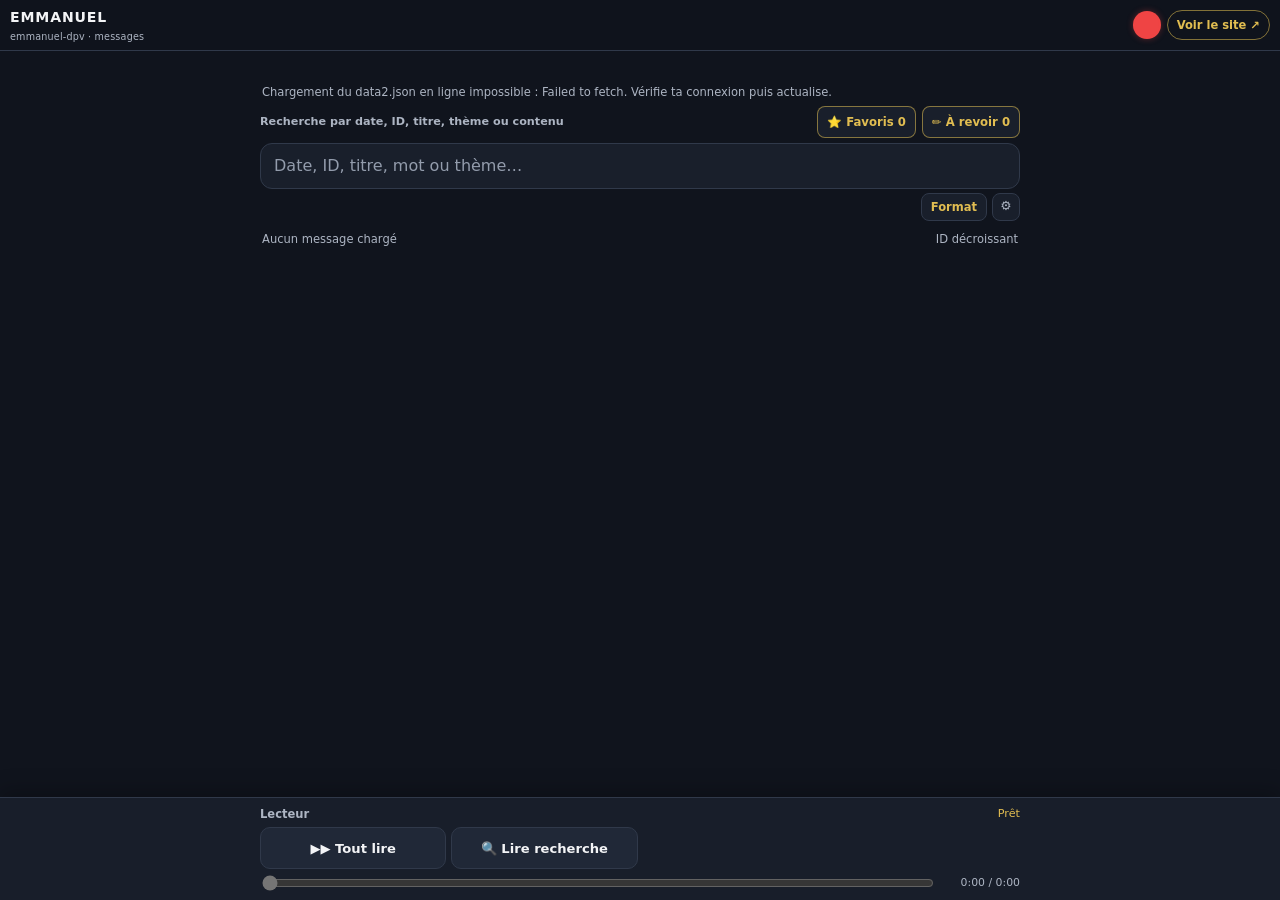
<file: lecteur-messages.html>
<!doctype html>
<html lang="fr">
<head>
  <meta charset="utf-8">
  <meta name="viewport" content="width=device-width, initial-scale=1, viewport-fit=cover">
  <meta name="theme-color" content="#10141d">
  <meta name="description" content="Lire et rechercher les messages de data2.json.">
  <title>Messages · EMMANUEL</title>
  <style>
    :root {
      color-scheme: dark;
      --bg: #10141d;
      --panel: #191f2b;
      --panel-raised: #202837;
      --line: #30394a;
      --text: #f3f4f6;
      --muted: #adb5c3;
      --gold: #e1bd51;
      --danger: #ffb4a9;
      font-family: system-ui, -apple-system, BlinkMacSystemFont, "Segoe UI", sans-serif;
    }

    * { box-sizing: border-box; }

    html { scroll-behavior: smooth; }

    body {
      margin: 0;
      padding: 0 0 calc(148px + env(safe-area-inset-bottom));
      background: var(--bg);
      color: var(--text);
      line-height: 1.6;
      -webkit-font-smoothing: antialiased;
    }

    button, input, audio { font: inherit; }

    button, a, input { -webkit-tap-highlight-color: transparent; }

    a { color: inherit; }

    .app-header {
      position: sticky;
      top: 0;
      z-index: 5;
      display: flex;
      align-items: center;
      justify-content: space-between;
      gap: 6px;
      min-height: 44px;
      padding: 6px max(10px, env(safe-area-inset-left));
      background: rgba(16, 20, 29, .96);
      border-bottom: 1px solid var(--line);
      backdrop-filter: blur(14px);
    }

    .brand {
      flex: 1 1 0;
      min-width: 0;
      font-weight: 800;
      font-size: .88rem;
      letter-spacing: .06em;
      white-space: nowrap;
      overflow: hidden;
      text-overflow: ellipsis;
    }

    .brand small {
      display: block;
      color: var(--muted);
      font-size: .6rem;
      font-weight: 500;
      letter-spacing: .02em;
    }

    .site-link {
      flex: 0 0 auto;
      padding: 5px 9px;
      border: 1px solid rgba(225,189,81,.55);
      border-radius: 999px;
      color: var(--gold);
      font-size: .72rem;
      font-weight: 700;
      text-decoration: none;
      white-space: nowrap;
    }

    main {
      width: min(100%, 760px);
      margin: 0 auto;
      padding: 8px 10px 20px;
    }

    .search-box {
      position: sticky;
      top: 44px;
      z-index: 4;
      padding: 5px 0 6px;
      background: var(--bg);
    }

    .search-actions {
      display: flex;
      align-items: center;
      justify-content: space-between;
      gap: 6px;
      margin-bottom: 5px;
      flex-wrap: wrap;
    }

    .search-label {
      flex: 1 1 0;
      min-width: 0;
      color: var(--muted);
      font-size: .7rem;
      font-weight: 700;
      overflow: hidden;
      text-overflow: ellipsis;
      white-space: nowrap;
      /* Masqué sur petit écran pour gagner de la hauteur */
      display: none;
    }

    @media (min-width: 480px) {
      .search-label { display: block; }
    }

    .search-actions button {
      flex: 0 0 auto;
      min-height: 32px;
      padding: 5px 9px;
      border: 1px solid rgba(225,189,81,.55);
      border-radius: 8px;
      background: var(--panel);
      color: var(--gold);
      font-size: .73rem;
      font-weight: 700;
      white-space: nowrap;
    }

    .search-input-wrap { position: relative; }

    #search {
      width: 100%;
      min-height: 42px;
      padding: 9px 42px 9px 13px;
      border: 1px solid var(--line);
      border-radius: 12px;
      outline: none;
      background: var(--panel);
      color: var(--text);
      font-size: .95rem;
    }

    #search:focus { border-color: var(--gold); }

    #search::placeholder { color: #939cac; }

    #clear-search {
      position: absolute;
      top: 50%;
      right: 6px;
      width: 30px;
      height: 30px;
      padding: 0;
      border: 0;
      border-radius: 50%;
      background: transparent;
      color: var(--muted);
      cursor: pointer;
      font-size: 1.2rem;
      transform: translateY(-50%);
    }

    #clear-search:hover { background: var(--panel-raised); color: var(--text); }

    #favorite-panel { margin: 0 0 8px; }

    #favorite-list {
      display: grid;
      gap: 6px;
    }

    .favorite-item {
      width: 100%;
      padding: 8px 11px;
      border: 1px solid var(--line);
      border-radius: 10px;
      background: var(--panel);
      color: var(--text);
      text-align: left;
      cursor: pointer;
    }

    .favorite-item strong, .favorite-item span { display: block; }
    .favorite-item span { margin-top: 2px; color: var(--muted); font-size: .72rem; }

    #return-favorites {
      margin: 0 0 8px;
      padding: 6px 10px;
      border: 1px solid var(--line);
      border-radius: 8px;
      background: var(--panel);
      color: var(--gold);
      font-size: .78rem;
      font-weight: 700;
    }

    #search-summary {
      min-height: 0;
      margin-top: 3px;
      color: var(--muted);
      font-size: .7rem;
    }

    .data-toolbar {
      display: flex;
      align-items: center;
      justify-content: flex-end;
      flex-wrap: wrap;
      gap: 5px;
      margin: 4px 0 2px;
      color: var(--muted);
      font-size: .68rem;
    }

    /* Toolbar : plus de mécanisme is-collapsed — Format toujours visible */

    #toolbar-toggle {
      flex: 0 0 auto;
      min-height: 28px;
      min-width: 28px;
      padding: 3px 7px;
      border: 1px solid var(--line);
      border-radius: 8px;
      background: var(--panel);
      color: var(--muted);
      font-size: .8rem;
      font-weight: 700;
      cursor: pointer;
      line-height: 1;
    }

    #toolbar-toggle[aria-expanded="true"] {
      border-color: rgba(225,189,81,.4);
      color: var(--gold);
    }

    #toolbar-extra {
      display: flex;
      gap: 5px;
    }

    #toolbar-extra[hidden] { display: none; }

    .data-toolbar span {
      flex: 1 1 auto;
      margin-right: auto;
      font-size: .7rem;
    }

    #refresh-data, #format-audit {
      min-height: 28px;
      padding: 3px 9px;
      border: 1px solid var(--line);
      border-radius: 8px;
      background: var(--panel);
      color: var(--gold);
      font-size: .72rem;
      font-weight: 700;
    }

    #refresh-data:disabled, #format-audit:disabled { opacity: .55; }

    #format-audit[aria-pressed="true"] {
      border-color: var(--gold);
      background: var(--gold);
      color: #171717;
    }

    .audit-issues {
      margin: 8px 0 0;
      padding-top: 8px;
      border-top: 1px solid var(--line);
      color: var(--danger);
      font-size: .78rem;
      overflow-wrap: anywhere;
    }

    .list-summary {
      display: flex;
      justify-content: space-between;
      gap: 8px;
      padding: 0 2px 6px;
      color: var(--muted);
      font-size: .72rem;
    }

    #message-list {
      display: grid;
      gap: 8px;
    }

    .message {
      min-width: 0;
      padding: 11px 12px;
      border: 1px solid var(--line);
      border-radius: 13px;
      background: var(--panel);
      scroll-margin-top: 110px;
    }

    .message.is-playing {
      border-color: var(--gold);
      box-shadow: 0 0 0 1px rgba(225,189,81,.16);
    }

    .message-meta {
      display: flex;
      flex-wrap: wrap;
      align-items: center;
      justify-content: flex-start;
      gap: 4px 8px;
      color: var(--muted);
      font-size: .72rem;
    }

    .message-id {
      color: var(--gold);
      font-weight: 800;
    }

    .favorite-toggle {
      width: 32px;
      height: 32px;
      flex: 0 0 32px;
      margin-left: auto;
      border: 1px solid rgba(225,189,81,.55);
      border-radius: 50%;
      background: transparent;
      color: var(--gold);
      cursor: pointer;
      font-size: .9rem;
    }

    .favorite-toggle.is-favorite {
      border-color: var(--danger);
      background: rgba(255,180,169,.1);
      color: var(--danger);
    }

    .review-toggle {
      width: 32px;
      height: 32px;
      flex: 0 0 32px;
      border: 1px solid rgba(100,180,255,.55);
      border-radius: 50%;
      background: transparent;
      color: #64b4ff;
      cursor: pointer;
      font-size: .9rem;
    }

    .review-toggle.is-review {
      border-color: #64b4ff;
      background: rgba(100,180,255,.15);
      color: #64b4ff;
    }

    .message h2 {
      margin: 6px 0 5px;
      font-size: 1.05rem;
      line-height: 1.35;
      scroll-margin-top: 110px;
      overflow-wrap: anywhere;
    }

    .category {
      margin: 0 0 8px;
      color: var(--gold);
      font-size: .72rem;
      font-weight: 700;
      overflow-wrap: anywhere;
    }

    .message-image {
      display: block;
      width: 100%;
      max-height: 300px;
      margin: 8px 0;
      border-radius: 10px;
      object-fit: cover;
    }

    .message-text {
      margin: 0;
      font-size: .95rem;
      color: #e5e8ee;
      overflow-wrap: anywhere;
    }

    .message-text p {
      margin: 0 0 .9em;
      text-align: justify;
      text-align-last: left;
      line-height: 1.75;
      hyphens: auto;
    }

    .message-text p:last-child { margin-bottom: 0; }

    .message-text strong { color: #fff1bd; }

    .message-play {
      min-height: 38px;
      margin-top: 10px;
      padding: 7px 12px;
      border: 1px solid var(--line);
      border-radius: 10px;
      background: var(--panel-raised);
      color: var(--text);
      font-size: .85rem;
      font-weight: 700;
    }

    .empty-state {
      padding: 22px 16px;
      border: 1px dashed var(--line);
      border-radius: 15px;
      color: var(--muted);
      text-align: center;
    }

    .player {
      position: fixed;
      inset: auto 0 0;
      z-index: 10;
      padding: 7px 10px calc(7px + env(safe-area-inset-bottom));
      border-top: 1px solid var(--line);
      background: rgba(25,31,43,.98);
      box-shadow: 0 -6px 20px rgba(0,0,0,.25);
      backdrop-filter: blur(16px);
    }

    .player-inner {
      width: min(100%, 760px);
      margin: 0 auto;
    }

    .player-heading {
      display: flex;
      justify-content: space-between;
      align-items: center;
      gap: 8px;
      margin-bottom: 4px;
      font-size: .72rem;
    }

    .player-heading strong { font-size: .72rem; color: var(--muted); font-weight: 600; }

    #player-status {
      flex: 1 1 0;
      min-width: 0;
      padding: 0;
      border: 0;
      background: transparent;
      overflow: hidden;
      color: var(--gold);
      font-size: .7rem;
      text-overflow: ellipsis;
      white-space: nowrap;
      text-align: right;
    }

    #player-status:enabled { cursor: pointer; }
    #player-status:disabled { cursor: default; }

    #player-status:focus-visible {
      outline: 2px solid var(--gold);
      outline-offset: 3px;
    }

    .player-controls {
      display: grid;
      grid-template-columns: repeat(2, minmax(0, 1fr));
      gap: 5px;
    }

    .player-controls button {
      min-height: 40px;
      padding: 7px 5px;
      border: 1px solid var(--line);
      border-radius: 10px;
      background: var(--panel-raised);
      color: var(--text);
      font-size: .8rem;
      font-weight: 700;
    }

    .player-controls button.is-active,
    .message-play.is-active {
      border-color: var(--gold);
      background: var(--gold);
      color: #171717;
    }

    /* Lecteur — état au repos : masque Pause/Arrêter + progression */
    .player-controls #toggle-play,
    .player-controls #stop-play {
      display: none;
    }
    #audio-player,
    .playback-progress {
      display: none;
    }

    /* Lecteur — état en lecture : tout visible */
    .player.is-playing .player-controls #toggle-play,
    .player.is-playing .player-controls #stop-play {
      display: block;
    }
    .player.is-playing #audio-player {
      display: block;
      width: 100%;
      height: 32px;
      margin-top: 5px;
    }
    .player.is-playing .playback-progress {
      display: grid;
      grid-template-columns: minmax(0, 1fr) auto;
      align-items: center;
      gap: 6px;
      margin-top: 4px;
    }

    .native-audio #audio-player { display: none !important; }

    .playback-progress {
      display: grid;
      grid-template-columns: minmax(0, 1fr) auto;
      align-items: center;
      gap: 6px;
      margin-top: 4px;
    }

    #playback-seek {
      width: 100%;
      min-width: 0;
      accent-color: var(--gold);
    }

    #playback-time {
      min-width: 82px;
      color: var(--muted);
      font-size: .68rem;
      font-variant-numeric: tabular-nums;
      text-align: right;
    }

    .back-to-top {
      position: fixed;
      right: max(12px, env(safe-area-inset-right));
      bottom: calc(206px + env(safe-area-inset-bottom));
      z-index: 11;
      display: grid;
      place-items: center;
      width: 40px;
      aspect-ratio: 1;
      padding: 0;
      border: 1px solid rgba(225,189,81,.7);
      border-radius: 50%;
      background: var(--panel-raised);
      color: var(--gold);
      box-shadow: 0 4px 16px rgba(0,0,0,.35);
      font-size: 1.3rem;
      font-weight: 700;
      cursor: pointer;
    }

    .back-to-top[hidden] { display: none; }

    .go-to-bottom {
      position: fixed;
      right: max(12px, env(safe-area-inset-right));
      bottom: calc(158px + env(safe-area-inset-bottom));
      z-index: 11;
      display: grid;
      place-items: center;
      width: 40px;
      aspect-ratio: 1;
      padding: 0;
      border: 1px solid rgba(225,189,81,.7);
      border-radius: 50%;
      background: var(--panel-raised);
      color: var(--gold);
      box-shadow: 0 4px 16px rgba(0,0,0,.35);
      font-size: 1.3rem;
      font-weight: 700;
      cursor: pointer;
    }

    .go-to-bottom[hidden] { display: none; }

    .sr-only {
      position: absolute;
      width: 1px;
      height: 1px;
      padding: 0;
      margin: -1px;
      overflow: hidden;
      clip: rect(0,0,0,0);
      white-space: nowrap;
      border: 0;
    }

    /* ── Responsive — 320px (très petit mobile) ── */
    @media (max-width: 359px) {
      .app-header { gap: 4px; }
      .site-link { font-size: .65rem; padding: 4px 7px; }
      main { padding-right: 8px; padding-left: 8px; }
      .message { padding: 9px 10px; }
      .message h2 { font-size: .95rem; }
      .message-text p { font-size: .88rem; }
      .player-controls { gap: 4px; }
      .player-controls button { min-height: 38px; font-size: .72rem; }
      .search-label { display: none; }
    }

    /* ── Responsive — 360px → 479px (mobile standard) ── */
    @media (min-width: 360px) and (max-width: 479px) {
      main { padding: 6px 10px 16px; }
      .message { padding: 10px 11px; }
      .message h2 { font-size: 1rem; }
    }

    /* ── Responsive — 480px → 599px (grand mobile / petite tablette) ── */
    @media (min-width: 480px) and (max-width: 599px) {
      main { padding: 8px 14px 20px; }
      .message { padding: 12px 14px; }
      .player-controls button { font-size: .82rem; }
      .search-label { white-space: normal; }
    }

    /* ── Responsive — 600px → 759px (tablette portrait) ── */
    @media (min-width: 600px) and (max-width: 759px) {
      main { padding: 12px 18px 28px; }
      .message { padding: 14px 16px; }
      .player { padding-left: 16px; padding-right: 16px; }
      .player-controls { grid-template-columns: repeat(4, minmax(0,1fr)); }
      .message-image { max-height: 340px; }
    }

    /* ── Responsive — 760px+ (desktop / tablette paysage) ── */
    @media (min-width: 760px) {
      body { padding-bottom: 140px; }
      main { padding: 20px 24px 40px; }
      .message { padding: 18px 20px; }
      .message h2 { font-size: 1.12rem; }
      .message-text p { font-size: .97rem; line-height: 1.8; }
      .player { padding-left: 24px; padding-right: 24px; }
      .player-controls { grid-template-columns: repeat(4, minmax(0,1fr)); }
      .player-controls button { min-height: 42px; font-size: .82rem; }
      .message-image { max-height: 380px; border-radius: 12px; }
      .search-box { top: 48px; }
      .message, .message h2 { scroll-margin-top: 120px; }
      #search { font-size: 1rem; }
    }

    /* ── Responsive — 1024px+ (grand écran) ── */
    @media (min-width: 1024px) {
      main { padding: 28px 0 48px; }
      .message { padding: 22px 24px; border-radius: 16px; }
      .message h2 { font-size: 1.18rem; }
      .message-text p { font-size: 1rem; line-height: 1.85; }
      #message-list { gap: 12px; }
      .message-image { max-height: 420px; }
      .message, .message h2 { scroll-margin-top: 130px; }
    }

    /* Badge boucle active */
    .loop-badge {
      display: inline-block;
      margin-left: 6px;
      padding: 1px 7px;
      border-radius: 999px;
      background: var(--gold);
      color: #171717;
      font-size: .65rem;
      font-weight: 800;
      vertical-align: middle;
    }

    @media (prefers-reduced-motion: reduce) {
      *, *::before, *::after { scroll-behavior: auto !important; }
    }

    /* Bouton message du jour */
    #today-btn {
      flex: 0 0 auto;
      width: 28px;
      height: 28px;
      padding: 0;
      border: 2px solid transparent;
      border-radius: 50%;
      background: #4a4a4a;
      cursor: pointer;
      transition: background .3s, border-color .3s, transform .15s;
      font-size: .7rem;
      font-weight: 800;
      color: #fff;
      line-height: 1;
    }
    #today-btn.today-yes {
      background: #22c55e;
      border-color: rgba(34,197,94,.4);
      box-shadow: 0 0 6px rgba(34,197,94,.45);
    }
    #today-btn.today-no {
      background: #ef4444;
      border-color: rgba(239,68,68,.4);
      box-shadow: 0 0 6px rgba(239,68,68,.35);
    }
    #today-btn:active { transform: scale(.88); }
  </style>
</head>
<body>
  <header class="app-header">
    <div class="brand">EMMANUEL<small>emmanuel-dpv · messages</small></div>
    <button id="today-btn" type="button" aria-label="Message du jour" title="Message du jour" class="today-no"></button>
    <a class="site-link" href="https://emmanuel-dpv.pages.dev/" target="_blank" rel="noopener noreferrer" onclick="if(window.PublicSiteOpener){window.PublicSiteOpener.postMessage('open');return false;}">Voir le site ↗</a>
  </header>

  <main>
    <p id="load-status" role="status" aria-live="polite" style="margin:4px 2px 0;color:var(--muted);font-size:.72rem;">Chargement…</p>

    <div class="search-box">
      <div class="search-actions">
        <label class="search-label" for="search">Recherche par date, ID, titre, thème ou contenu</label>
        <button id="favorites-toggle" type="button" aria-expanded="false">⭐ Favoris <span id="favorite-count">0</span></button>
        <button id="review-toggle" type="button" aria-expanded="false">✏️ À revoir <span id="review-count">0</span></button>
      </div>
      <div class="search-input-wrap">
        <label class="sr-only" for="search">Rechercher les messages</label>
        <input id="search" type="search" placeholder="Date, ID, titre, mot ou thème…" autocomplete="off" disabled>
        <button id="clear-search" type="button" aria-label="Effacer la recherche" title="Effacer" hidden>×</button>
      </div>
      <div class="data-toolbar" id="data-toolbar">
        <span id="audit-count" role="status" aria-live="polite"></span>
        <button id="format-audit" type="button" aria-pressed="false">Format</button>
        <button id="toolbar-toggle" type="button" aria-expanded="false" aria-controls="toolbar-extra" title="Plus d'options">⚙️</button>
        <div id="toolbar-extra" hidden>
          <button id="refresh-data" type="button">Actualiser</button>
        </div>
      </div>
      <div id="search-summary" role="status" aria-live="polite"></div>
      <section id="favorite-panel" hidden aria-label="Messages favoris">
        <div id="favorite-list"></div>
      </section>
      <section id="review-panel" hidden aria-label="Messages à revoir">
        <div id="review-list"></div>
      </section>
    </div>

    <div class="list-summary">
      <span id="result-count">Chargement…</span>
      <span id="sort-label">ID décroissant</span>
    </div>
    <button id="return-favorites" type="button" hidden>← Retour aux favoris</button>
    <button id="return-review" type="button" hidden>← Retour à la liste</button>
    <section id="message-list" aria-label="Messages"></section>
  </main>

  <button id="back-to-top" class="back-to-top" type="button" aria-label="Retour en haut" title="Retour en haut" hidden>↑</button>
  <button id="go-to-bottom" class="go-to-bottom" type="button" aria-label="Aller en bas" title="Aller en bas" hidden>↓</button>

  <section class="player" aria-label="Lecteur audio">
    <div class="player-inner">
      <div class="player-heading">
        <strong>Lecteur</strong>
        <button id="player-status" type="button" aria-live="polite" disabled>Prêt</button>
      </div>
      <div class="player-controls">
        <button id="play-all" type="button" aria-pressed="false" title="Lit tous les messages du plus récent vers le plus ancien (ID 1)">▶▶ Tout lire</button>
        <button id="play-search" type="button" aria-pressed="false" title="Lit uniquement les messages qui correspondent à ta recherche">🔍 Lire recherche</button>
        <button id="toggle-play" type="button" title="Pause ou reprendre la lecture en cours">⏸ Pause</button>
        <button id="stop-play" type="button" title="Arrête la lecture et vide la file">⏹ Arrêter</button>
      </div>
      <audio id="audio-player" controls preload="none" aria-label="Piste audio en cours"></audio>
      <div class="playback-progress">
        <label class="sr-only" for="playback-seek">Avancement de la lecture</label>
        <input id="playback-seek" type="range" min="0" max="1000" value="0" disabled>
        <span id="playback-time">0:00 / 0:00</span>
      </div>
    </div>
  </section>

  <script>
    (() => {
      'use strict';

      const DATA_URL = 'https://raw.githubusercontent.com/minkfranc-spec/emmanuel-site./main/data2.json';
      const DATA_JSON_URL = 'https://emmanuel-dpv.pages.dev/data.json';
      const FAVORIS_URL = 'https://emmanuel-dpv.pages.dev/favoris.json';

      // ── Cache localStorage pour data2.json (5 minutes) ───────────────────
      const DATA2_CACHE_KEY = 'emmanuel_data2_v1';
      const DATA2_CACHE_TTL = 5 * 60 * 1000; // 5 minutes en ms

      function getCachedData2() {
        try {
          const raw = localStorage.getItem(DATA2_CACHE_KEY);
          if (!raw) return null;
          const { ts, data } = JSON.parse(raw);
          if (Date.now() - ts < DATA2_CACHE_TTL) return data;
          localStorage.removeItem(DATA2_CACHE_KEY);
          return null;
        } catch {
          return null;
        }
      }

      function setCachedData2(data) {
        try {
          localStorage.setItem(DATA2_CACHE_KEY, JSON.stringify({ ts: Date.now(), data }));
        } catch {
          // localStorage plein ou indisponible — on continue sans cache
        }
      }
      const elements = {
        status: document.getElementById('load-status'),
        search: document.getElementById('search'),
        searchSummary: document.getElementById('search-summary'),
        resultCount: document.getElementById('result-count'),
        list: document.getElementById('message-list'),
        favoritesToggle: document.getElementById('favorites-toggle'),
        favoriteCount: document.getElementById('favorite-count'),
        favoritePanel: document.getElementById('favorite-panel'),
        favoriteList: document.getElementById('favorite-list'),
        returnFavorites: document.getElementById('return-favorites'),
        reviewToggle: document.getElementById('review-toggle'),
        reviewCount: document.getElementById('review-count'),
        reviewPanel: document.getElementById('review-panel'),
        reviewList: document.getElementById('review-list'),
        returnReview: document.getElementById('return-review'),
        auditButton: document.getElementById('format-audit'),
        auditCount: document.getElementById('audit-count'),
        playerStatus: document.getElementById('player-status'),
        audio: document.getElementById('audio-player'),
        playbackSeek: document.getElementById('playback-seek'),
        playbackTime: document.getElementById('playback-time'),
        backToTop: document.getElementById('back-to-top'),
        goToBottom: document.getElementById('go-to-bottom'),
      };
      elements.playerStatus.addEventListener('click', jumpToCurrentMessage);

      window.addEventListener('scroll', () => {
        const atTop = window.scrollY <= 240;
        const atBottom = window.scrollY + window.innerHeight >= document.documentElement.scrollHeight - 80;
        elements.backToTop.hidden = atTop;
        elements.goToBottom.hidden = atBottom;
      }, { passive: true });
      elements.backToTop.addEventListener('click', () => {
        window.scrollTo({ top: 0, behavior: 'smooth' });
      });
      elements.goToBottom.addEventListener('click', () => {
        window.scrollTo({ top: document.documentElement.scrollHeight, behavior: 'smooth' });
      });

      let messages = [];
      let sourceMessages = [];
      let searchIndex = [];
      let favoriteIds = new Set();
      let reviewIds = new Set();
      let auditItems = [];
      let auditMode = false;
      let visibleMessages = [];
      let playlist = [];
      let trackIndex = -1;
      let loopStartIndex = 0;
      let loopEndIndex = 0;
      let activeModeButton = null;
      let stopAfterTrack = false;
      let loopMode = false;
      let searchTimer;
      let wakeLock;
      let nativePlayback = false;
      const prefetchAudio = new Audio();
      prefetchAudio.preload = 'auto';

      // ── Date du jour (WAT / Africa/Lagos — aligné avec l'accueil et GitHub Actions) ──
      function dateAujourdhuiWAT(date = new Date()) {
        return date.toLocaleDateString('sv-SE', { timeZone: 'Africa/Lagos' });
      }

      // ── Message du jour ────────────────────────────────────────────────────
      // todayMessage : le message désigné pour aujourd'hui (null si non chargé)
      let todayMessage = null;

      // ── Cache localStorage pour data.json / message du jour (5 minutes) ──
      const TODAY_CACHE_KEY = 'emmanuel_today_v1';
      const TODAY_CACHE_TTL = 5 * 60 * 1000;

      async function checkTodayMessage() {
        const btn = document.getElementById('today-btn');
        const todayStr = dateAujourdhuiWAT();

        // 1. Recherche d'abord dans messages (chargés depuis data2.json)
        const allAvailable = Array.isArray(messages) && messages.length ? messages : [];
        let candidate = allAvailable.find((m) => m && m.date === todayStr);

        // Si aucun message n'a la date exacte du jour, prendre le plus récent <= aujourd'hui
        if (!candidate && allAvailable.length) {
          const eligible = allAvailable
            .filter((m) => m && typeof m.date === 'string' && m.date <= todayStr)
            .sort((a, b) => b.date.localeCompare(a.date));
          if (eligible.length) candidate = eligible[0];
        }

        // 2. Vérification réseau avec data.json (anti-cache ?v=...)
        try {
          let data = null;
          try {
            const raw = localStorage.getItem(TODAY_CACHE_KEY);
            if (raw) {
              const { ts, payload, dateCache } = JSON.parse(raw);
              if (Date.now() - ts < TODAY_CACHE_TTL && dateCache === todayStr) {
                data = payload;
              }
            }
          } catch {}

          if (!data) {
            const resp = await fetch(DATA_JSON_URL + '?v=' + Date.now(), {
              cache: 'no-store', mode: 'cors', credentials: 'omit'
            });
            if (resp.ok) {
              data = await resp.json();
              try {
                localStorage.setItem(TODAY_CACHE_KEY, JSON.stringify({
                  ts: Date.now(),
                  payload: data,
                  dateCache: todayStr
                }));
              } catch {}
            }
          }

          const list = Array.isArray(data?.messages) ? data.messages : [];
          if (list.length) {
            const sorted = list
              .filter((m) => m && typeof m.date === 'string' && /^\d{4}-\d{2}-\d{2}$/.test(m.date))
              .sort((a, b) => b.date.localeCompare(a.date));
            if (sorted.length) {
              const todayFromData = sorted.find((m) => m.date === todayStr);
              if (todayFromData) {
                candidate = todayFromData;
              } else if (!candidate) {
                candidate = sorted[0];
              }
            }
          }
        } catch {
          // Silencieux : si data.json inaccessible, candidate issu de data2.json reste utilisé
        }

        if (!candidate) return;

        todayMessage = candidate;
        const isToday = todayMessage.date === todayStr;

        btn.textContent = '●';
        btn.className = isToday ? 'today-yes' : 'today-no';
        btn.title = isToday
          ? `Message du jour — ${todayMessage.titre || 'ID ' + todayMessage.id}`
          : `Dernier message : ${todayMessage.date} — ${todayMessage.titre || 'ID ' + todayMessage.id}`;
      }

      // Clic sur le bouton → lecture en boucle du message du jour
      document.getElementById('today-btn').addEventListener('click', () => {
        if (!todayMessage) return;
        const targetId = String(todayMessage.id);

        // Si le message est dans la liste visible, on le trouve ; sinon on cherche dans tous les messages
        let msg = visibleMessages.find((m) => String(m.id) === targetId)
               || messages.find((m) => String(m.id) === targetId);

        if (!msg) {
          // Message pas encore chargé dans data2 — on utilise directement todayMessage
          msg = todayMessage;
        }

        // Si la recherche filtrait le message, réinitialiser pour qu'il soit affiché
        let card = document.getElementById(`message-${Number(targetId) || 0}`);
        if (!card && elements.search.value) {
          elements.search.value = '';
          document.getElementById('clear-search').hidden = true;
          renderMessages(messages);
          card = document.getElementById(`message-${Number(targetId) || 0}`);
        }

        // Lance la lecture en boucle (même comportement que 1er clic sur le message)
        loopMode = true;
        const queueMessages = (visibleMessages.length ? visibleMessages : messages);
        startQueue(queueMessages, `Message du jour · ID ${targetId}`, null, {
          loop: true,
          startMessageId: targetId
        });

        // Scroll vers le titre (h2) du message
        if (card) {
          const title = card.querySelector('h2') || card;
          title.scrollIntoView({ behavior: 'smooth', block: 'start' });
        }
      });

      function normalize(value) {
        return String(value ?? '')
          .normalize('NFD')
          .replace(/[\u0300-\u036f]/g, '')
          .toLocaleLowerCase('fr')
          .replace(/[^\p{L}\p{N}]+/gu, ' ')
          .trim();
      }

      // ════════════════════════════════════════════════════════════════════
      // MOTEUR DE RECHERCHE — index pré-calculé, correction auto, intra-mot
      // ════════════════════════════════════════════════════════════════════

      // ── Synonymes enrichis (vocabulaire chrétien complet) ─────────────────
      const synonymGroups = [
        ['foi', 'confiance', 'faith', 'trust', 'croire', 'croyance', 'believe', 'belief'],
        ['peur', 'crainte', 'angoisse', 'fear', 'inquietude', 'anxiete', 'anxiety', 'terreur'],
        ['priere', 'oraison', 'prayer', 'intercession', 'supplication', 'implorer'],
        ['amour', 'charite', 'love', 'tendresse', 'affection', 'dilection'],
        ['espoir', 'esperance', 'hope', 'attente', 'confiance', 'promesse'],
        ['joie', 'bonheur', 'joy', 'allegresse', 'jubile', 'allégresse'],
        ['paix', 'serenite', 'peace', 'tranquillite', 'repos', 'quietude', 'shalom'],
        ['epreuve', 'difficulte', 'trial', 'souffrance', 'tribulation', 'adversite', 'tempete'],
        ['guerison', 'restauration', 'healing', 'delivrance', 'liberation', 'salut', 'deliverance'],
        ['gratitude', 'reconnaissance', 'thanksgiving', 'louange', 'action de grace', 'merci'],
        ['doute', 'questionnement', 'doubt', 'incertitude', 'hesitation'],
        ['solitude', 'isolement', 'loneliness', 'abandon', 'delaissement'],
        ['grace', 'misericorde', 'mercy', 'pardon', 'forgiveness', 'clemence', 'bonte'],
        ['force', 'puissance', 'strength', 'power', 'vigueur', 'courage', 'autorite'],
        ['lumiere', 'clarte', 'light', 'illumination', 'revelation', 'verite'],
        ['chemin', 'voie', 'way', 'path', 'route', 'direction', 'guidance'],
        ['victoire', 'triumph', 'victory', 'conquete', 'succes', 'reussite'],
        ['resurrection', 'vie', 'life', 'eternite', 'eternity', 'salut', 'salvation'],
        ['prophetie', 'vision', 'prophecy', 'revelation', 'parole', 'word'],
        ['sanctification', 'saintete', 'holiness', 'purete', 'purity', 'consecration'],
        ['humilite', 'humility', 'obeissance', 'obedience', 'soumission', 'submission'],
        ['desert', 'epreuve', 'wilderness', 'traversee', 'pelerinage', 'journey'],
        ['alliance', 'covenant', 'promesse', 'promise', 'engagement', 'serment'],
        ['protection', 'garde', 'shield', 'bouclier', 'refuge', 'forteresse', 'fortress'],
        ['benediction', 'blessing', 'faveur', 'favor', 'prosperite', 'abondance'],
        ['repentance', 'conversion', 'repentir', 'retour', 'transformation'],
        ['ange', 'angel', 'messager', 'messenger', 'gardien', 'guardian'],
        ['coeur', 'ame', 'heart', 'soul', 'esprit', 'spirit', 'interieur'],
        ['jesus', 'christ', 'messie', 'messiah', 'sauveur', 'savior', 'seigneur', 'lord'],
        ['dieu', 'pere', 'father', 'god', 'createur', 'creator', 'eternel', 'eternal']
      ];

      const synonymIndex = new Map();
      for (const group of synonymGroups) {
        const terms = group.map(normalize);
        for (const term of terms) {
          synonymIndex.set(term, terms.filter((c) => c !== term));
        }
      }

      // ── Texte indexable ───────────────────────────────────────────────────
      function searchableText(message) {
        return normalize([
          message.id,
          message.date,
          message.titre,
          message.titre_en,
          message.categorie,
          message.categorie_en,
          message.theme,
          message.theme_en,
          message.texte,
          message.texte_en
        ].join(' '));
      }

      // ── Index global (construit une seule fois dans displayMessages) ──────
      // prefixMap  : Map<prefix2chars, Set<word>>  — lookup O(1) par bigramme
      // corpusWords: Set<word>                     — tous les mots du corpus (pour correction)
      let prefixMap   = new Map();   // bigramme → Set de mots
      let corpusWords = new Set();   // tous les mots distincts du corpus

      function buildPrefixMap(index) {
        prefixMap   = new Map();
        corpusWords = new Set();
        for (const entry of index) {
          for (const word of entry.words) {
            corpusWords.add(word);
            // Indexe les 2 premiers caractères → lookup rapide pour intra-mot
            const key2 = word.slice(0, 2);
            if (!prefixMap.has(key2)) prefixMap.set(key2, new Set());
            prefixMap.get(key2).add(word);
          }
        }
      }

      // ── Distance de Levenshtein bornée (max 2) — O(n) en pratique ────────
      function levenshtein(a, b, maxDist = 2) {
        if (Math.abs(a.length - b.length) > maxDist) return maxDist + 1;
        const la = a.length, lb = b.length;
        // Utilise deux lignes seulement pour économiser la mémoire
        let prev = new Uint8Array(lb + 1);
        let curr = new Uint8Array(lb + 1);
        for (let j = 0; j <= lb; j++) prev[j] = j;
        for (let i = 1; i <= la; i++) {
          curr[0] = i;
          let rowMin = curr[0];
          for (let j = 1; j <= lb; j++) {
            const cost = a[i - 1] === b[j - 1] ? 0 : 1;
            curr[j] = Math.min(prev[j] + 1, curr[j - 1] + 1, prev[j - 1] + cost);
            if (curr[j] < rowMin) rowMin = curr[j];
          }
          if (rowMin > maxDist) return maxDist + 1; // coupe tôt
          [prev, curr] = [curr, prev];
        }
        return prev[lb];
      }

      // ── Correction automatique : trouve le mot du corpus le plus proche ──
      // Ne cherche que parmi les mots de longueur similaire (±2)
      // Retourne { word, dist } ou null
      function findClosestWord(term) {
        if (term.length < 3) return null; // trop court → pas de correction
        const maxDist = term.length <= 5 ? 1 : 2;
        let best = null;
        let bestDist = maxDist + 1;

        // Optimisation : ne compare qu'avec des mots de longueur proche
        for (const word of corpusWords) {
          if (Math.abs(word.length - term.length) > maxDist) continue;
          if (word === term) return null; // déjà exact
          const d = levenshtein(term, word, maxDist);
          if (d > 0 && d < bestDist) {
            bestDist = d;
            best = word;
          }
        }
        return best ? { word: best, dist: bestDist } : null;
      }

      // ── Vérification si un terme matche (exact, préfixe, intra-mot, synonyme) ─
      // Retourne : 'exact' | 'prefix' | 'infix' | 'synonym' | null
      function termMatchType(term, entry) {
        // 1. Exact
        if (entry.words.has(term)) return 'exact';

        // 2. Préfixe (mot commence par le terme, min 2 chars)
        if (term.length >= 2) {
          const key2 = term.slice(0, 2);
          const candidates = prefixMap.get(key2);
          if (candidates) {
            for (const word of candidates) {
              if (word.startsWith(term) && entry.words.has(word)) return 'prefix';
            }
          }
        }

        // 3. Intra-mot (terme contenu dans un mot, min 3 chars)
        if (term.length >= 3) {
          for (const word of entry.words) {
            if (word.length > term.length && word.includes(term)) return 'infix';
          }
        }

        // 4. Synonyme
        const syns = synonymIndex.get(term);
        if (syns && syns.some((s) => entry.words.has(s))) return 'synonym';

        return null;
      }

      // ── Moteur principal ─────────────────────────────────────────────────
      function findMessages(query) {
        const normalizedQuery = normalize(query);
        if (!normalizedQuery) return messages;

        // Recherche par ID/numéro direct
        const numericId = parseInt(normalizedQuery, 10);
        if (!isNaN(numericId) && String(numericId) === normalizedQuery) {
          const exact = messages.filter((m) => Number(m.id) === numericId);
          if (exact.length) return exact;
        }

        const terms = normalizedQuery.split(' ').filter(Boolean);

        const scored = searchIndex.map((entry) => {
          const paddedText     = ` ${entry.text} `;
          const paddedTitle    = ` ${entry.title} `;
          const paddedCategory = ` ${entry.category} `;

          let score = 0;
          let allMatched = true;

          for (const term of terms) {
            const matchType = termMatchType(term, entry);
            if (!matchType) { allMatched = false; break; }
            if      (matchType === 'exact')   score += 100;
            else if (matchType === 'prefix')  score += 55;
            else if (matchType === 'infix')   score += 30;
            else if (matchType === 'synonym') score += 40;
          }

          if (!allMatched) return { message: entry.message, score: 0 };

          // Bonus phrase exacte
          if (paddedText.includes(` ${normalizedQuery} `))     score += 500;
          if (paddedTitle.includes(` ${normalizedQuery} `))    score += 200;
          if (paddedCategory.includes(` ${normalizedQuery} `)) score += 160;

          // Bonus ID / date exact
          if (entry.id === normalizedQuery || entry.date === normalizedQuery) score += 1000;

          return { message: entry.message, score };
        });

        return scored
          .filter((e) => e.score > 0)
          .sort((a, b) => b.score - a.score || Number(b.message.id) - Number(a.message.id))
          .map((e) => e.message);
      }

      // ── Suggestions de correction ─────────────────────────────────────────
      // Appelée après un délai, seulement si la recherche donne 0 résultat
      let suggestionTimer = null;

      function showSuggestion(query) {
        const el = elements.searchSummary;
        const normalizedQuery = normalize(query);
        if (!normalizedQuery || normalizedQuery.length < 3) return;

        const terms = normalizedQuery.split(' ').filter(Boolean);
        const corrections = [];

        for (const term of terms) {
          // Saute si le terme matche déjà quelque chose dans le corpus
          if (corpusWords.has(term)) continue;
          const closest = findClosestWord(term);
          if (closest) corrections.push({ original: term, suggestion: closest.word });
        }

        if (!corrections.length) return;

        // Reconstruit la requête corrigée
        let correctedQuery = query;
        for (const { original, suggestion } of corrections) {
          // Remplace le terme normalisé par la suggestion (sans accent, minuscule)
          const re = new RegExp(original, 'gi');
          correctedQuery = correctedQuery.replace(re, suggestion);
        }

        const suggestionText = corrections.map((c) => `"${c.suggestion}"`).join(', ');
        el.innerHTML = `Vouliez-vous dire : <button class="suggestion-btn" data-query="${correctedQuery.replace(/"/g, '&quot;')}">${suggestionText}</button> ?`;
      }

      // ── Styles pour le bouton de suggestion ─────────────────────────────
      // (injecté une seule fois)
      (function injectSuggestionStyle() {
        const style = document.createElement('style');
        style.textContent = `
          .suggestion-btn {
            display: inline;
            padding: 1px 8px;
            border: 1px solid rgba(225,189,81,.6);
            border-radius: 6px;
            background: transparent;
            color: var(--gold);
            font-size: .72rem;
            font-weight: 700;
            cursor: pointer;
            font-family: inherit;
          }
          .suggestion-btn:hover { background: rgba(225,189,81,.12); }
        `;
        document.head.appendChild(style);
      })();

      // Clic sur une suggestion → applique la correction
      elements.searchSummary.addEventListener('click', (e) => {
        const btn = e.target.closest('.suggestion-btn');
        if (!btn) return;
        const q = btn.dataset.query;
        elements.search.value = q;
        document.getElementById('clear-search').hidden = false;
        elements.searchSummary.textContent = '';
        renderMessages(findMessages(q));
      });

      // ── Favoris — chargement depuis favoris.json (GitHub) puis localStorage ──
      async function loadFavorites() {
        let remoteIds = null;
        try {
          const resp = await fetch(FAVORIS_URL, { cache: 'no-store', mode: 'cors', credentials: 'omit' });
          if (resp.ok) {
            const json = await resp.json();
            if (Array.isArray(json.favoris)) {
              remoteIds = json.favoris.filter((id) => Number.isSafeInteger(id) && id > 0);
            }
          }
        } catch {
          // silencieux — on tombera sur le localStorage
        }

        if (remoteIds !== null) {
          favoriteIds = new Set(remoteIds);
          // Synchronise le localStorage avec la source distante
          try { localStorage.setItem('emmanuel_favorite_messages_v1', JSON.stringify(remoteIds)); } catch {}
        } else {
          // Fallback localStorage si favoris.json inaccessible
          try {
            const saved = JSON.parse(localStorage.getItem('emmanuel_favorite_messages_v1') || '[]');
            if (!Array.isArray(saved)) throw new Error('Format favoris invalide.');
            favoriteIds = new Set(saved.filter((id) => Number.isSafeInteger(id) && id > 0));
          } catch (error) {
            console.error('Impossible de charger les favoris.', error);
            favoriteIds = new Set();
          }
        }
        updateFavoriteButtons();
      }

      elements.list.addEventListener('click', (event) => {
        const button = event.target.closest('.favorite-toggle[data-favorite-id]');
        if (button) toggleFavorite(button.dataset.favoriteId);
      });

      elements.favoritesToggle.addEventListener('click', () => {
        const opening = elements.favoritePanel.hidden;
        elements.favoritePanel.hidden = !opening;
        elements.favoritesToggle.setAttribute('aria-expanded', String(opening));
        elements.returnFavorites.hidden = true;
        // Ferme le panneau à revoir si ouvert
        elements.reviewPanel.hidden = true;
        elements.reviewToggle.setAttribute('aria-expanded', 'false');
        if (opening) {
          elements.searchSummary.textContent = `${favoriteIds.size} message${favoriteIds.size === 1 ? '' : 's'} favori${favoriteIds.size === 1 ? '' : 's'}`;
          renderFavorites();
        } else {
          renderMessages(findMessages(elements.search.value));
        }
      });

      elements.favoriteList.addEventListener('click', (event) => {
        const button = event.target.closest('.favorite-item[data-id]');
        if (!button) return;
        const message = messages.find((item) => String(item.id) === button.dataset.id);
        if (!message) return;
        elements.favoritePanel.hidden = true;
        elements.favoritesToggle.setAttribute('aria-expanded', 'false');
        elements.returnFavorites.hidden = false;
        elements.search.value = '';
        document.getElementById('clear-search').hidden = true;
        renderMessages([message]);
        elements.searchSummary.textContent = `Favori ouvert : ${message.titre || 'Message sans titre'}`;
        const favCard = document.getElementById(`message-${Number(message.id) || 0}`);
        (favCard?.querySelector('h2') || favCard)?.scrollIntoView({ behavior: 'smooth', block: 'start' });
      });

      elements.returnFavorites.addEventListener('click', () => {
        elements.returnFavorites.hidden = true;
        elements.favoritePanel.hidden = false;
        elements.favoritesToggle.setAttribute('aria-expanded', 'true');
        renderFavorites();
        renderMessages(findMessages(elements.search.value));
        elements.searchSummary.textContent = `${favoriteIds.size} message${favoriteIds.size === 1 ? '' : 's'} favori${favoriteIds.size === 1 ? '' : 's'}`;
      });

      function updateFavoriteButtons() {
        document.querySelectorAll('.favorite-toggle[data-favorite-id]').forEach((button) => {
          const isFavorite = favoriteIds.has(Number(button.dataset.favoriteId));
          const label = isFavorite ? 'Retirer des favoris' : 'Ajouter aux favoris';
          button.classList.toggle('is-favorite', isFavorite);
          button.setAttribute('aria-pressed', String(isFavorite));
          button.setAttribute('aria-label', label);
          button.title = label;
          button.textContent = isFavorite ? '❤️' : '🤍';
        });
        elements.favoriteCount.textContent = String(favoriteIds.size);
      }

      function toggleFavorite(id) {
        const messageId = Number(id);
        if (!Number.isSafeInteger(messageId) || messageId < 1) return;

        const wasFavorite = favoriteIds.has(messageId);
        if (wasFavorite) favoriteIds.delete(messageId);
        else favoriteIds.add(messageId);

        const ids = [...favoriteIds];

        // Sauvegarde localStorage (toujours)
        try {
          localStorage.setItem('emmanuel_favorite_messages_v1', JSON.stringify(ids));
        } catch (error) {
          if (wasFavorite) favoriteIds.add(messageId);
          else favoriteIds.delete(messageId);
          console.error('Impossible d\'enregistrer les favoris.', error);
          elements.searchSummary.textContent = 'Impossible d\'enregistrer les favoris sur cet appareil.';
          return;
        }

        // Sauvegarde favoris.json via pont natif si disponible
        if (window.NativeFavorisWriter) {
          try {
            window.NativeFavorisWriter.postMessage(JSON.stringify({ favoris: ids }));
          } catch {}
        }

        updateFavoriteButtons();
        if (!elements.favoritePanel.hidden) renderFavorites();
      }

      function renderFavorites() {
        const favorites = messages
          .filter((message) => favoriteIds.has(Number(message.id)))
          .sort((a, b) => Number(b.id) - Number(a.id));
        elements.favoriteList.replaceChildren();
        if (!favorites.length) {
          const empty = document.createElement('p');
          empty.className = 'empty-state';
          empty.textContent = 'Aucun message favori pour le moment.';
          elements.favoriteList.append(empty);
          return;
        }
        for (const message of favorites) {
          const button = document.createElement('button');
          button.type = 'button';
          button.className = 'favorite-item';
          button.dataset.id = String(message.id);
          const title = document.createElement('strong');
          title.textContent = message.titre || 'Message sans titre';
          const details = document.createElement('span');
          details.textContent = `${message.date || 'Date inconnue'} · ID ${message.id}`;
          button.append(title, details);
          elements.favoriteList.append(button);
        }
      }

      // ── À revoir — chargement depuis localStorage ──
      function loadReviewIds() {
        try {
          const saved = JSON.parse(localStorage.getItem('emmanuel_review_messages_v1') || '[]');
          if (!Array.isArray(saved)) throw new Error('Format invalide.');
          reviewIds = new Set(saved.filter((id) => Number.isSafeInteger(id) && id > 0));
        } catch (error) {
          console.error('Impossible de charger la liste à revoir.', error);
          reviewIds = new Set();
        }
        updateReviewButtons();
      }

      elements.list.addEventListener('click', (event) => {
        const button = event.target.closest('.review-toggle[data-review-id]');
        if (button) toggleReview(button.dataset.reviewId);
      });

      elements.reviewToggle.addEventListener('click', () => {
        const opening = elements.reviewPanel.hidden;
        elements.reviewPanel.hidden = !opening;
        elements.reviewToggle.setAttribute('aria-expanded', String(opening));
        elements.returnReview.hidden = true;
        // Ferme le panneau favoris si ouvert
        elements.favoritePanel.hidden = true;
        elements.favoritesToggle.setAttribute('aria-expanded', 'false');
        if (opening) {
          elements.searchSummary.textContent = `${reviewIds.size} message${reviewIds.size === 1 ? '' : 's'} à revoir`;
          renderReviewList();
        } else {
          renderMessages(findMessages(elements.search.value));
        }
      });

      elements.reviewList.addEventListener('click', (event) => {
        const button = event.target.closest('.favorite-item[data-id]');
        if (!button) return;
        const message = messages.find((item) => String(item.id) === button.dataset.id);
        if (!message) return;
        elements.reviewPanel.hidden = true;
        elements.reviewToggle.setAttribute('aria-expanded', 'false');
        elements.returnReview.hidden = false;
        elements.search.value = '';
        document.getElementById('clear-search').hidden = true;
        renderMessages([message]);
        elements.searchSummary.textContent = `À revoir : ${message.titre || 'Message sans titre'}`;
        const revCard = document.getElementById(`message-${Number(message.id) || 0}`);
        (revCard?.querySelector('h2') || revCard)?.scrollIntoView({ behavior: 'smooth', block: 'start' });
      });

      elements.returnReview.addEventListener('click', () => {
        elements.returnReview.hidden = true;
        elements.reviewPanel.hidden = false;
        elements.reviewToggle.setAttribute('aria-expanded', 'true');
        renderReviewList();
        renderMessages(findMessages(elements.search.value));
        elements.searchSummary.textContent = `${reviewIds.size} message${reviewIds.size === 1 ? '' : 's'} à revoir`;
      });

      function updateReviewButtons() {
        document.querySelectorAll('.review-toggle[data-review-id]').forEach((button) => {
          const isReview = reviewIds.has(Number(button.dataset.reviewId));
          const label = isReview ? 'Retirer de la liste à revoir' : 'Marquer à revoir';
          button.classList.toggle('is-review', isReview);
          button.setAttribute('aria-pressed', String(isReview));
          button.setAttribute('aria-label', label);
          button.title = label;
          button.textContent = isReview ? '✏️' : '📝';
        });
        elements.reviewCount.textContent = String(reviewIds.size);
      }

      function toggleReview(id) {
        const messageId = Number(id);
        if (!Number.isSafeInteger(messageId) || messageId < 1) return;

        const wasReview = reviewIds.has(messageId);
        if (wasReview) reviewIds.delete(messageId);
        else reviewIds.add(messageId);

        const ids = [...reviewIds];

        try {
          localStorage.setItem('emmanuel_review_messages_v1', JSON.stringify(ids));
        } catch (error) {
          if (wasReview) reviewIds.add(messageId);
          else reviewIds.delete(messageId);
          console.error('Impossible d\'enregistrer la liste à revoir.', error);
          elements.searchSummary.textContent = 'Impossible d\'enregistrer sur cet appareil.';
          return;
        }

        updateReviewButtons();
        if (!elements.reviewPanel.hidden) renderReviewList();
      }

      function renderReviewList() {
        const reviewMessages = messages
          .filter((message) => reviewIds.has(Number(message.id)))
          .sort((a, b) => Number(b.id) - Number(a.id));
        elements.reviewList.replaceChildren();
        if (!reviewMessages.length) {
          const empty = document.createElement('p');
          empty.className = 'empty-state';
          empty.textContent = 'Aucun message à revoir pour le moment.';
          elements.reviewList.append(empty);
          return;
        }
        for (const message of reviewMessages) {
          const button = document.createElement('button');
          button.type = 'button';
          button.className = 'favorite-item';
          button.dataset.id = String(message.id);
          const title = document.createElement('strong');
          title.textContent = message.titre || 'Message sans titre';
          const details = document.createElement('span');
          details.textContent = `${message.date || 'Date inconnue'} · ID ${message.id}`;
          button.append(title, details);
          elements.reviewList.append(button);
        }
      }

      function appendFormattedText(container, value) {
        const paragraphs = String(value ?? '').split(/\n+/).filter((p) => p.trim());
        paragraphs.forEach((paragraph) => {
          const p = document.createElement('p');
          const parts = paragraph.split(/(\*\*[^*]+\*\*)/g);
          parts.forEach((part) => {
            if (part.startsWith('**') && part.endsWith('**')) {
              const strong = document.createElement('strong');
              strong.textContent = part.slice(2, -2);
              p.append(strong);
            } else {
              p.append(document.createTextNode(part));
            }
          });
          container.append(p);
        });
      }

      function validMediaUrl(value) {
        try {
          const url = new URL(value);
          return url.protocol === 'https:' ? url.href : '';
        } catch {
          return '';
        }
      }

      // ── Hébergeurs autorisés ─────────────────────────────────────────────
      // Image : i.ibb.co, i.postimg.cc ou raw.githubusercontent.com
      const IMAGE_URL_PATTERN = /^https:\/\/(?:(?:i\.ibb\.co|i\.postimg\.cc)\/[A-Za-z0-9]+\/[^/]+|raw\.githubusercontent\.com\/[^?#]+)\.(jpg|jpeg|png|webp|gif)$/i;

      // Audio : leopard.hosting.pecon.us  ou  files.catbox.moe
      //   https://leopard.hosting.pecon.us/dl/<5lettres>/<nom>.mp3
      //   https://files.catbox.moe/<6chars>.mp3
      const AUDIO_URL_PATTERN = /^https:\/\/(leopard\.hosting\.pecon\.us\/dl\/[a-z]{5}\/[^/]+|files\.catbox\.moe\/[A-Za-z0-9]+)\.mp3$/i;

      // Détecte rapidement les faux liens placeholders ("lien audio", "lien image", etc.)
      // avant même d'essayer de parser l'URL — économise du temps et donne un message clair.
      function isPlaceholderLink(value) {
        if (typeof value !== 'string') return false;
        const v = value.trim().toLowerCase();
        return v === 'lien audio' || v === 'lien image' || v === 'lien' || (!v.startsWith('http') && v.length > 0);
      }

      function validImageUrl(value) {
        if (!value || typeof value !== 'string') return '';
        const href = validMediaUrl(value);
        if (!href) return '';
        return IMAGE_URL_PATTERN.test(href) ? href : '';
      }

      function imageUrlIssue(value) {
        if (!value || value === '') return null; // champ absent = pas d'erreur ici (géré ailleurs)
        if (isPlaceholderLink(value)) return `image : lien placeholder détecté ("${value.trim()}") — remplacer par une vraie URL.`;
        const href = validMediaUrl(value);
        if (!href) return 'image : URL invalide ou non HTTPS.';
        if (!IMAGE_URL_PATTERN.test(href)) return `image : hébergeur non reconnu (attendu : i.ibb.co, i.postimg.cc ou raw.githubusercontent.com — reçu : ${href}).`;
        return null;
      }

      function audioUrlIssue(value) {
        if (!value || value === '') return null; // champ absent = géré ailleurs
        if (isPlaceholderLink(value)) return `audio : lien placeholder détecté ("${value.trim()}") — remplacer par une vraie URL.`;
        const href = validMediaUrl(value);
        if (!href) return 'audio : URL invalide ou non HTTPS.';
        if (!AUDIO_URL_PATTERN.test(href)) return `audio : hébergeur non reconnu (attendu : leopard.hosting.pecon.us ou files.catbox.moe — reçu : ${href}).`;
        return null;
      }

      function auditMessageFormat(source) {
        const idCounts = new Map();
        for (const message of source) {
          if (!message || typeof message !== 'object' || message.id == null || message.id === '') continue;
          const id = String(message.id);
          idCounts.set(id, (idCounts.get(id) || 0) + 1);
        }

        const textFields = ['titre', 'titre_en', 'categorie', 'categorie_en', 'texte', 'texte_en'];
        const mediaFields = ['audio'];
        const optionalMediaFields = ['audio2'];
        const labels = {
          id: 'ID', date: 'date', titre: 'titre', titre_en: 'titre anglais',
          categorie: 'catégorie', categorie_en: 'catégorie anglaise', texte: 'texte',
          texte_en: 'texte anglais', audio: 'audio', audio2: 'audio 2'
        };

        return source.map((message) => {
          const issues = [];
          if (!message || typeof message !== 'object' || Array.isArray(message)) {
            return { message: null, issues: ['Enregistrement non objet.'] };
          }

          if (!Number.isSafeInteger(message.id) || message.id < 1) issues.push('ID absent ou invalide.');
          else if (idCounts.get(String(message.id)) > 1) issues.push(`ID ${message.id} en doublon.`);

          const dateParts = typeof message.date === 'string' && /^(\d{4})-(\d{2})-(\d{2})$/.exec(message.date);
          if (!dateParts) {
            issues.push('Date absente ou au format invalide.');
          } else {
            const [, year, month, day] = dateParts;
            const date = new Date(Date.UTC(Number(year), Number(month) - 1, Number(day)));
            if (date.getUTCFullYear() !== Number(year) || date.getUTCMonth() !== Number(month) - 1 || date.getUTCDate() !== Number(day)) {
              issues.push('Date calendrier invalide.');
            }
          }

          for (const field of textFields) {
            if (typeof message[field] !== 'string' || !message[field].trim()) {
              issues.push(`${labels[field]} absent ou invalide.`);
            }
          }

          for (const field of mediaFields) {
            const audioIssue = audioUrlIssue(message[field]);
            if (audioIssue) issues.push(audioIssue);
            else if (!validMediaUrl(message[field])) issues.push(`${labels[field]} absent ou URL HTTPS invalide.`);
          }
          for (const field of optionalMediaFields) {
            if (message[field] != null && message[field] !== '') {
              const audioIssue2 = audioUrlIssue(message[field]);
              if (audioIssue2) issues.push(audioIssue2);
            }
          }

          // Vérification image : champ obligatoire + hébergeur reconnu
          if (!message.image || typeof message.image !== 'string' || !message.image.trim()) {
            issues.push('image : champ absent ou vide.');
          } else {
            const imgIssue = imageUrlIssue(message.image);
            if (imgIssue) issues.push(imgIssue);
          }

          return { message, issues };
        }).filter((entry) => entry.issues.length > 0);
      }

      function renderAuditMessages() {
        auditMode = true;
        visibleMessages = auditItems.map((entry) => entry.message).filter(Boolean);

        if (!auditItems.length) {
          const empty = document.createElement('p');
          empty.className = 'empty-state';
          empty.textContent = 'Tous les messages respectent le format attendu.';
          elements.list.replaceChildren(empty);
          elements.resultCount.textContent = '0 anomalie';
          return;
        }

        const fragment = document.createDocumentFragment();
        for (const entry of auditItems) {
          const card = createMessageCard(entry.message || {});
          const issues = document.createElement('p');
          issues.className = 'audit-issues';
          issues.textContent = `À corriger : ${entry.issues.join(' · ')}`;
          card.append(issues);
          fragment.append(card);
        }

        elements.list.replaceChildren(fragment);
        elements.resultCount.textContent = `${auditItems.length} message${auditItems.length > 1 ? 's' : ''} à vérifier`;
      }

      function createMessageCard(message) {
        const article = document.createElement('article');
        article.className = 'message';
        article.id = `message-${Number(message.id) || 0}`;
        article.dataset.id = String(message.id ?? '');

        const meta = document.createElement('div');
        meta.className = 'message-meta';
        const id = document.createElement('span');
        id.className = 'message-id';
        id.textContent = `ID ${message.id ?? '—'}`;
        const date = document.createElement('time');
        date.textContent = message.date || 'Date non renseignée';
        date.dateTime = /^\d{4}-\d{2}-\d{2}$/.test(message.date || '') ? message.date : '';
        meta.append(id, date);
        if (Number.isSafeInteger(Number(message.id)) && Number(message.id) > 0) {
          const favorite = document.createElement('button');
          favorite.className = 'favorite-toggle';
          favorite.type = 'button';
          favorite.dataset.favoriteId = String(message.id);
          const isFavorite = favoriteIds.has(Number(message.id));
          const label = isFavorite ? 'Retirer des favoris' : 'Ajouter aux favoris';
          favorite.textContent = isFavorite ? '❤️' : '🤍';
          favorite.setAttribute('aria-pressed', String(isFavorite));
          favorite.setAttribute('aria-label', label);
          favorite.title = label;
          meta.append(favorite);

          const review = document.createElement('button');
          review.className = 'review-toggle';
          review.type = 'button';
          review.dataset.reviewId = String(message.id);
          const isReview = reviewIds.has(Number(message.id));
          const reviewLabel = isReview ? 'Retirer de la liste à revoir' : 'Marquer à revoir';
          review.textContent = isReview ? '✏️' : '📝';
          review.setAttribute('aria-pressed', String(isReview));
          review.setAttribute('aria-label', reviewLabel);
          review.title = reviewLabel;
          meta.append(review);
        }

        const title = document.createElement('h2');
        title.textContent = message.titre || 'Message sans titre';

        article.append(meta, title);
        if (message.categorie || message.theme) {
          const category = document.createElement('p');
          category.className = 'category';
          category.textContent = message.categorie || message.theme;
          article.append(category);
        }

        const imageUrl = validImageUrl(message.image);
        if (imageUrl) {
          const image = document.createElement('img');
          image.className = 'message-image';
          image.src = imageUrl;
          image.alt = '';
          image.loading = 'lazy';
          image.decoding = 'async';
          article.append(image);
        }

        const text = document.createElement('div');
        text.className = 'message-text';
        appendFormattedText(text, message.texte);
        article.append(text);

        if (trackListFor([message]).length) {
          const play = document.createElement('button');
          play.className = 'message-play';
          play.type = 'button';
          play.setAttribute('aria-pressed', 'false');
          play.textContent = '▶ Lire ce message';
          play.title = '1er clic : boucle sur ce message · 2ème clic : continue vers les messages plus récents ↑';
          play.addEventListener('click', () => {
            const card = document.getElementById(`message-${Number(message.id) || 0}`);
            const isCurrentlyPlaying = card && card.classList.contains('is-playing');
            if (isCurrentlyPlaying) {
              if (!loopMode) return;
              // 2ème clic → lecture continue (enchaîne avec les suivants)
              loopMode = false;
              if (nativePlayback) {
                stopAfterTrack = false;
                setActiveModeButton(play);
                sendToNative('continue');
                return;
              }
              const messageIndex = visibleMessages.findIndex((item) => String(item.id) === String(message.id));
              const sourceQueue = messageIndex < 0 ? [message] : visibleMessages.slice(0, messageIndex + 1).reverse();
              const newTracks = trackListFor(sourceQueue);
              if (newTracks.length) {
                const currentTrack = playlist[trackIndex];
                const newIndex = currentTrack
                  ? newTracks.findIndex((t) => t.id === currentTrack.id && t.part === currentTrack.part)
                  : 0;
                playlist = newTracks;
                trackIndex = newIndex >= 0 ? newIndex : 0;
                stopAfterTrack = false;
                setActiveModeButton(play);
              }
            } else {
              // Répète ce message, tout en gardant la file complète pour les commandes Android.
              loopMode = true;
              const queueMessages = (visibleMessages.length ? visibleMessages : messages);
              startQueue(queueMessages, `Message ${message.id}`, null, {
                loop: true,
                startMessageId: String(message.id)
              });
            }
          });
          article.append(play);
        }
        return article;
      }

      function renderMessages(list, keepScroll = false) {
        auditMode = false;
        elements.auditButton.setAttribute('aria-pressed', 'false');
        visibleMessages = list;
        const scrollY = keepScroll ? window.scrollY : 0;

        const fragment = document.createDocumentFragment();
        for (const message of list) fragment.append(createMessageCard(message));

        elements.list.replaceChildren(fragment);
        elements.resultCount.textContent = elements.search.value.trim()
          ? `${list.length} résultat${list.length > 1 ? 's' : ''} sur ${messages.length}`
          : `${list.length} message${list.length > 1 ? 's' : ''}`;

        if (keepScroll) window.scrollTo({ top: scrollY, behavior: 'instant' });
      }

      function trackListFor(list) {
        const tracks = [];
        for (const message of list) {
          for (const field of ['audio', 'audio2']) {
            const url = validMediaUrl(message[field]);
            if (url) {
              tracks.push({
                id: String(message.id ?? ''),
                title: message.titre || 'Message sans titre',
                date: message.date || '',
                source: url,
                part: field === 'audio2' ? 2 : 1
              });
            }
          }
        }
        return tracks;
      }

      function sendToNative(action, tracks, { loop = false, startMessageId } = {}) {
        if (!window.NativePlayer) return false;
        try {
          const command = { action };
          if (action === 'play') command.tracks = tracks ?? [];
          if (action === 'play') command.loop = loop;
          if (action === 'play' && startMessageId) command.startMessageId = startMessageId;
          if (action === 'seek') command.positionMs = tracks;
          // sync : notifie le natif que la page est passée à une piste précise
          if (action === 'sync' && tracks) command.track = tracks;
          window.NativePlayer.postMessage(JSON.stringify(command));
          return true;
        } catch {
          return false;
        }
      }

      function updateMediaSession(track) {
        if (!('mediaSession' in navigator)) return;
        // En mode natif, l'app Android gère la notification — on désactive celle du navigateur
        if (nativePlayback) {
          navigator.mediaSession.metadata = null;
          navigator.mediaSession.playbackState = 'none';
          return;
        }
        if (!track) {
          navigator.mediaSession.metadata = null;
          navigator.mediaSession.playbackState = 'none';
          return;
        }
        if ('MediaMetadata' in window) {
          navigator.mediaSession.metadata = new MediaMetadata({
            title: track.title,
            artist: `Message ${track.id}${track.part === 2 ? ' · piste 2' : ''}`,
            album: 'EMMANUEL'
          });
        }
        navigator.mediaSession.playbackState = elements.audio.paused ? 'paused' : 'playing';
      }

      function setPlayerMode(mode) {
        const playerEl = document.querySelector('.player');
        if (playerEl) playerEl.classList.toggle('is-playing', mode === 'playing');
      }

      function setPlayerStatus(track) {
        if (!track) {
          delete elements.playerStatus.dataset.messageId;
          elements.playerStatus.disabled = true;
          elements.playerStatus.textContent = 'Prêt';
          document.querySelectorAll('.message.is-playing').forEach((card) => card.classList.remove('is-playing'));
          setActiveModeButton(null);
          updateMediaSession(null);
          setPlayerMode('idle');
          return;
        }
        elements.playerStatus.dataset.messageId = String(track.id);
        elements.playerStatus.disabled = false;
        elements.playerStatus.textContent = `${track.title} · ID ${track.id}${track.part === 2 ? ' · piste 2' : ''}`;
        document.querySelectorAll('.message.is-playing').forEach((card) => card.classList.remove('is-playing'));
        const activeCard = document.getElementById(`message-${track.id}`);
        activeCard?.classList.add('is-playing');
        updateMediaSession(track);
        setPlayerMode('playing');
      }

      function jumpToCurrentMessage() {
        const messageId = elements.playerStatus.dataset.messageId;
        if (!messageId) return;

        let messageCard = document.getElementById(`message-${messageId}`);
        if (!messageCard) {
          const message = messages.find((item) => String(item.id) === messageId);
          if (!message) return;

          elements.favoritePanel.hidden = true;
          elements.favoritesToggle.setAttribute('aria-expanded', 'false');
          elements.returnFavorites.hidden = true;
          elements.search.value = '';
          document.getElementById('clear-search').hidden = true;
          elements.searchSummary.textContent = '';
          renderMessages(findMessages(''));
          messageCard = document.getElementById(`message-${messageId}`);
        }

        messageCard?.querySelector('h2')?.scrollIntoView({ behavior: 'smooth', block: 'start' });
      }

      function setActiveModeButton(button) {
        if (activeModeButton) {
          activeModeButton.classList.remove('is-active');
          activeModeButton.setAttribute('aria-pressed', 'false');
        }
        activeModeButton = button;
        if (activeModeButton) {
          activeModeButton.classList.add('is-active');
          activeModeButton.setAttribute('aria-pressed', 'true');
        }
      }

      let currentPlayingId = null;

      window.onNativePlayback = (state) => {
        nativePlayback = true;
        loopMode = state.looping === true;
        updatePlaybackProgress(Number(state.positionMs) || 0, Number(state.durationMs) || 0);

        const toggleBtn = document.getElementById('toggle-play');
        if (toggleBtn) {
          toggleBtn.textContent = state.playing ? '⏸ Pause' : '▶ Reprendre';
        }

        if (state.track) {
          // Cherche d'abord dans la playlist en cours
          let newIndex = playlist.findIndex((track) =>
            track.id === String(state.track.id) && track.part === Number(state.track.part));

          // Si introuvable (playlist vide ou changée), reconstruit la playlist depuis la liste courante
          if (newIndex < 0 && messages.length) {
            const listSource = visibleMessages.length ? visibleMessages : messages;
            const fullTracks = trackListFor(listSource);
            const fullIndex = fullTracks.findIndex((track) =>
              track.id === String(state.track.id) && track.part === Number(state.track.part));
            if (fullIndex >= 0) {
              playlist = fullTracks;
              newIndex = fullIndex;
            }
          }

          trackIndex = newIndex;
          setPlayerStatus(state.track);
          elements.playerStatus.textContent = `${state.track.title} · ID ${state.track.id}${state.track.part === 2 ? ' · piste 2' : ''}${state.playing ? '' : ' · en pause'}`;

          // Synchronisation visuelle : défile vers le message actif dès qu'il change (calé sur le titre)
          if (String(state.track.id) !== currentPlayingId) {
            currentPlayingId = String(state.track.id);
            const card = document.getElementById(`message-${Number(state.track.id) || 0}`);
            if (card) {
              const title = card.querySelector('h2') || card;
              title.scrollIntoView({ behavior: 'smooth', block: 'start' });
            }
          }
        } else if (state.status) {
          currentPlayingId = null;
          delete elements.playerStatus.dataset.messageId;
          elements.playerStatus.disabled = true;
          elements.playerStatus.textContent = state.status;
        }
        if (state.ended) {
          currentPlayingId = null;
          playlist = [];
          trackIndex = -1;
          setActiveModeButton(null);
          updatePlaybackProgress(0, 0);
          setPlayerMode('idle');
          if (toggleBtn) toggleBtn.textContent = '⏸ Pause';
        }
      };

      function formatTime(milliseconds) {
        const totalSeconds = Math.floor(Math.max(0, milliseconds) / 1000);
        return `${Math.floor(totalSeconds / 60)}:${String(totalSeconds % 60).padStart(2, '0')}`;
      }

      let _isSeeking = false;

      function updatePlaybackProgress(positionMs, durationMs) {
        if (_isSeeking) return;
        const duration = Number.isFinite(durationMs) && durationMs > 0 ? durationMs : 0;
        const position = Number.isFinite(positionMs) && positionMs > 0 ? positionMs : 0;
        elements.playbackSeek.disabled = duration === 0;
        elements.playbackSeek.value = duration
          ? String(Math.min(1000, Math.round((position / duration) * 1000)))
          : '0';
        elements.playbackTime.textContent = `${formatTime(position)} / ${formatTime(duration)}`;
        elements.playbackTime.dataset.durationMs = String(duration);
      }

      // Mise à jour de la progression via requestAnimationFrame — fluide et sans blocage
      let _rafId = null;
      function _scheduleProgressUpdate() {
        if (_rafId) return;
        _rafId = requestAnimationFrame(() => {
          _rafId = null;
          if (!nativePlayback && !elements.audio.paused) {
            updatePlaybackProgress(elements.audio.currentTime * 1000, elements.audio.duration * 1000);
            _scheduleProgressUpdate(); // continue tant que lecture active
          }
        });
      }

      for (const eventName of ['loadedmetadata', 'durationchange', 'seeking', 'seeked', 'play', 'pause']) {
        elements.audio.addEventListener(eventName, () => {
          if (!nativePlayback) {
            updatePlaybackProgress(elements.audio.currentTime * 1000, elements.audio.duration * 1000);
            if (eventName === 'play') _scheduleProgressUpdate();
            if (eventName === 'pause' && _rafId) { cancelAnimationFrame(_rafId); _rafId = null; }
          }
        });
      }

      elements.playbackSeek.addEventListener('input', () => {
        _isSeeking = true;
      });

      elements.playbackSeek.addEventListener('change', () => {
        _isSeeking = false;
        if (elements.playbackSeek.disabled) return;
        if (nativePlayback) {
          const positionMs = Math.round(Number(elements.playbackSeek.value) / 1000 * (Number(elements.playbackTime.dataset.durationMs) || 0));
          if (!sendToNative('seek', positionMs)) {
            elements.playerStatus.textContent = 'Impossible de déplacer la lecture audio.';
          }
          return;
        }
        if (Number.isFinite(elements.audio.duration) && elements.audio.duration > 0) {
          elements.audio.currentTime = Number(elements.playbackSeek.value) / 1000 * elements.audio.duration;
          updatePlaybackProgress(elements.audio.currentTime * 1000, elements.audio.duration * 1000);
        }
      });

      async function requestWakeLock() {
        if (!('wakeLock' in navigator) || wakeLock) return;
        try {
          wakeLock = await navigator.wakeLock.request('screen');
          wakeLock.addEventListener('release', () => { wakeLock = null; });
        } catch {
          wakeLock = null;
        }
      }

      async function startQueue(
        sourceMessages,
        label,
        modeButton,
        { loop = false, startMessageId } = {}
      ) {
        const tracks = trackListFor(sourceMessages);
        if (!tracks.length) {
          elements.playerStatus.textContent = 'Aucun message avec une piste audio dans cette sélection.';
          return;
        }
        playlist = tracks;
        const requestedStartIndex = startMessageId
          ? tracks.findIndex((track) => track.id === startMessageId)
          : 0;
        trackIndex = requestedStartIndex < 0 ? 0 : requestedStartIndex;
        loopMode = loop;
        loopStartIndex = 0;
        while (loopMode &&
          loopStartIndex < tracks.length &&
          tracks[loopStartIndex].id !== startMessageId) {
          loopStartIndex++;
        }
        if (loopStartIndex >= tracks.length) loopStartIndex = trackIndex;
        loopEndIndex = loopStartIndex;
        while (loopEndIndex + 1 < tracks.length &&
          tracks[loopEndIndex + 1].id === tracks[loopStartIndex].id) {
          loopEndIndex++;
        }
        stopAfterTrack = false;
        setActiveModeButton(modeButton);
        if (sendToNative('play', tracks, { loop, startMessageId })) {
          nativePlayback = true;
          elements.playerStatus.textContent = `${label} · ${sourceMessages.length} messages`;
          return;
        }
        nativePlayback = false;
        await playTrack(trackIndex);
      }

      // ── Détection qualité réseau ──────────────────────────────────────────
      // Retourne true si la connexion semble lente (2G / Save-Data / downlink < 1 Mbps)
      function isSlowNetwork() {
        const conn = navigator.connection || navigator.mozConnection || navigator.webkitConnection;
        if (!conn) return false;
        if (conn.saveData) return true;
        if (conn.effectiveType === '2g' || conn.effectiveType === 'slow-2g') return true;
        if (typeof conn.downlink === 'number' && conn.downlink < 1) return true;
        return false;
      }

      // ── Gestion buffering audio (faible débit) ────────────────────────────
      // Quand l'audio se bloque en cours de lecture, on attend que le buffer
      // soit assez rempli avant de reprendre automatiquement.
      let _bufferingTimer = null;

      function attachBufferingHandler(audio) {
        // Retire les anciens listeners pour éviter les doublons
        audio.removeEventListener('waiting', _onAudioWaiting);
        audio.removeEventListener('canplay', _onAudioCanPlay);
        audio.addEventListener('waiting', _onAudioWaiting);
        audio.addEventListener('canplay', _onAudioCanPlay);
      }

      function _onAudioWaiting() {
        // L'audio s'est mis en pause pour buffering
        clearTimeout(_bufferingTimer);
        elements.playerStatus.textContent = '⏳ Chargement audio…';
        // Sur réseau lent, on attend 3s de plus avant de tenter la reprise
        const delay = isSlowNetwork() ? 3000 : 1000;
        _bufferingTimer = setTimeout(() => {
          if (elements.audio.paused && !stopAfterTrack && !nativePlayback) {
            elements.audio.play().catch(() => {});
          }
        }, delay);
      }

      function _onAudioCanPlay() {
        clearTimeout(_bufferingTimer);
        // Restaure le statut normal si on était en mode buffering
        const track = playlist[trackIndex];
        if (track) {
          elements.playerStatus.textContent = `${track.title} · ID ${track.id}${track.part === 2 ? ' · piste 2' : ''}`;
        }
      }

      async function playTrack(index) {
        if (index < 0 || index >= playlist.length) {
          stopPlayback('Lecture terminée.');
          return;
        }
        trackIndex = index;
        const track = playlist[index];
        updatePlaybackProgress(0, 0);
        setPlayerStatus(track);
        // Informe le lecteur natif (notification) que la page est passée à cette piste
        sendToNative('sync', { id: track.id, part: track.part });
        await requestWakeLock();

        // Sur réseau lent, on étend le timeout d'attente à 20s
        const slow = isSlowNetwork();
        const waitTimeout = slow ? 20000 : 8000;
        if (slow) {
          elements.playerStatus.textContent = '⏳ Connexion lente — chargement audio…';
        }

        // Attendre que l'audio soit suffisamment chargé avant de lancer
        await new Promise((resolve) => {
          const audio = elements.audio;

          // Même piste déjà chargée → rembobine sans re-télécharger
          if (audio.src === track.source && audio.readyState >= 2) {
            audio.currentTime = 0;
            resolve();
            return;
          }

          audio.src = track.source;
          // Sur réseau lent : preload=auto pour remplir le buffer dès le départ
          audio.preload = 'auto';
          audio.load();

          // Déjà assez chargé → on y va
          if (audio.readyState >= 3) { resolve(); return; }

          let resolved = false;
          const done = () => { if (!resolved) { resolved = true; resolve(); } };

          const onReady = () => { audio.removeEventListener('canplaythrough', onReady); audio.removeEventListener('error', onError); done(); };
          const onError = () => { audio.removeEventListener('canplaythrough', onReady); audio.removeEventListener('error', onError); done(); };

          audio.addEventListener('canplaythrough', onReady, { once: true });
          audio.addEventListener('error', onError, { once: true });

          setTimeout(done, waitTimeout);
        });

        // Attache le handler de buffering avant de lancer la lecture
        attachBufferingHandler(elements.audio);

        try {
          await elements.audio.play();
          // Précharge silencieusement la piste suivante
          // Sur réseau lent : on attend 5s avant de précharger pour ne pas saturer
          const next = playlist[index + 1];
          if (next && next.source !== prefetchAudio.src) {
            const prefetchDelay = slow ? 5000 : 0;
            setTimeout(() => {
              if (playlist[trackIndex] === track) { // on est toujours sur la même piste
                prefetchAudio.src = next.source;
                prefetchAudio.preload = 'auto';
                prefetchAudio.load();
              }
            }, prefetchDelay);
          }
        } catch {
          elements.playerStatus.textContent = 'Audio indisponible · passage au suivant…';
          playTrack(index + 1);
        }
      }

      function stopPlayback(message = 'Lecture arrêtée.') {
        sendToNative('stop');
        nativePlayback = false;
        stopAfterTrack = true;
        loopMode = false;
        loopStartIndex = 0;
        loopEndIndex = 0;
        playlist = [];
        trackIndex = -1;
        clearTimeout(_bufferingTimer);
        elements.audio.removeEventListener('waiting', _onAudioWaiting);
        elements.audio.removeEventListener('canplay', _onAudioCanPlay);
        elements.audio.pause();
        elements.audio.removeAttribute('src');
        elements.audio.load();
        // libère le préchargement
        prefetchAudio.removeAttribute('src');
        prefetchAudio.load();
        updatePlaybackProgress(0, 0);
        if (wakeLock) {
          wakeLock.release().catch(() => {});
          wakeLock = null;
        }
        setPlayerStatus(null);
        elements.playerStatus.textContent = message;
      }

      elements.audio.addEventListener('ended', () => {
        if (stopAfterTrack || nativePlayback) return;
        if (loopMode) {
          playTrack(trackIndex < loopEndIndex ? trackIndex + 1 : loopStartIndex);
          return;
        }
        playTrack(trackIndex + 1);
      });

      elements.audio.addEventListener('play', () => {
        if (!nativePlayback && 'mediaSession' in navigator) navigator.mediaSession.playbackState = 'playing';
      });

      elements.audio.addEventListener('pause', () => {
        if (!nativePlayback && 'mediaSession' in navigator && trackIndex >= 0) navigator.mediaSession.playbackState = 'paused';
      });

      // ── Recherche ──────────────────────────────────────────────────────────

      elements.search.addEventListener('input', () => {
        const val = elements.search.value;
        document.getElementById('clear-search').hidden = !val;
        elements.favoritePanel.hidden = true;
        elements.favoritesToggle.setAttribute('aria-expanded', 'false');
        elements.returnFavorites.hidden = true;

        // Annule les timers précédents
        clearTimeout(searchTimer);
        clearTimeout(suggestionTimer);

        // Si vide : réinitialise immédiatement sans délai
        if (!val.trim()) {
          elements.searchSummary.textContent = '';
          renderMessages(messages);
          return;
        }

        // Debounce adaptatif : court pour 1-3 chars (frappe rapide), plus long après
        const delay = normalize(val).length <= 3 ? 80 : 120;

        searchTimer = setTimeout(() => {
          const results = findMessages(val);
          renderMessages(results);

          // Suggestions uniquement si 0 résultat et requête non vide
          if (results.length === 0 && normalize(val).length >= 3) {
            suggestionTimer = setTimeout(() => showSuggestion(val), 300);
          } else {
            elements.searchSummary.textContent = '';
          }
        }, delay);
      });

      document.getElementById('clear-search').addEventListener('click', () => {
        elements.search.value = '';
        document.getElementById('clear-search').hidden = true;
        clearTimeout(suggestionTimer);
        elements.searchSummary.textContent = '';
        renderMessages(findMessages(''));
        elements.search.focus();
      });

      document.getElementById('play-all').addEventListener('click', (event) =>
        startQueue(messages, 'Tous les messages', event.currentTarget));
      document.getElementById('play-search').addEventListener('click', () => {
        const query = elements.search.value.trim();
        if (!query) {
          elements.playerStatus.textContent = 'Saisis un thème ou une recherche avant de lancer la lecture thématique.';
          elements.search.focus();
          return;
        }
        startQueue(findMessages(query), 'Lecture thématique', document.getElementById('play-search'));
      });
      document.getElementById('toggle-play').addEventListener('click', async () => {
        if (nativePlayback) {
          sendToNative('toggle');
          return;
        }
        if (elements.audio.paused && trackIndex >= 0) {
          try {
            await elements.audio.play();
          } catch {
            elements.playerStatus.textContent = 'La lecture n\'a pas pu reprendre.';
          }
        } else if (!elements.audio.paused) {
          elements.audio.pause();
        } else {
          elements.playerStatus.textContent = 'Lance une liste ou choisis un message.';
        }
      });
      document.getElementById('stop-play').addEventListener('click', () => stopPlayback());

      if ('mediaSession' in navigator) {
        for (const [action, handler] of [
          ['play', () => document.getElementById('toggle-play').click()],
          ['pause', () => {
            if (nativePlayback) sendToNative('pause');
            else elements.audio.pause();
          }],
          ['stop', () => stopPlayback()],
          ['nexttrack', () => {
            if (nativePlayback) sendToNative('next');
            else playTrack(trackIndex + 1);
          }],
          ['previoustrack', () => {
            if (nativePlayback) sendToNative('previous');
            else playTrack(Math.max(0, trackIndex - 1));
          }]
        ]) {
          try { navigator.mediaSession.setActionHandler(action, handler); } catch {}
        }
      }

      function displayMessages(data) {
        if (!data || !Array.isArray(data.messages)) {
          throw new Error('la structure attendue est { "messages": [...] }');
        }
        sourceMessages = data.messages;
        auditItems = auditMessageFormat(sourceMessages);
        auditMode = false;
        elements.auditButton.setAttribute('aria-pressed', 'false');
        elements.auditCount.textContent = auditItems.length
          ? `${auditItems.length} anomalie${auditItems.length > 1 ? 's' : ''}`
          : 'Format conforme';
        messages = data.messages
          .filter((message) => message && typeof message === 'object')
          .slice()
          .sort((a, b) => Number(b.id || 0) - Number(a.id || 0));
        searchIndex = messages.map((message) => {
          const text = searchableText(message);
          const words = new Set(text.split(' ').filter(Boolean));
          return {
            message,
            id: normalize(message.id),
            date: normalize(message.date),
            title: normalize(`${message.titre || ''} ${message.titre_en || ''}`),
            category: normalize(`${message.categorie || ''} ${message.theme || ''} ${message.categorie_en || ''} ${message.theme_en || ''}`),
            text,
            words,
            wordList: [...words]
          };
        });
        // Construit l'index de préfixes et le corpus après l'affichage
        // requestIdleCallback : différé quand le navigateur est libre (fallback setTimeout 60ms)
        const buildIndex = () => buildPrefixMap(searchIndex);
        if (typeof requestIdleCallback === 'function') {
          requestIdleCallback(buildIndex, { timeout: 2000 });
        } else {
          setTimeout(buildIndex, 60);
        }
        elements.search.disabled = false;
        loadFavorites();
        loadReviewIds();
        document.getElementById('clear-search').hidden = !elements.search.value;
        elements.status.textContent = `Source : data2.json · ${messages.length} messages`;
        renderMessages(findMessages(elements.search.value));
        // Vérifie le message du jour à chaque chargement réussi
        checkTodayMessage();
      }

      window.receiveMessages = (json, error) => {
        document.getElementById('refresh-data').disabled = false;
        if (error) {
          elements.status.textContent = `Chargement du data2.json en ligne impossible : ${error}. Vérifie ta connexion puis actualise.`;
          elements.resultCount.textContent = 'Aucun message chargé';
          elements.list.replaceChildren();
          return;
        }
        try {
          const data = typeof json === 'string' ? JSON.parse(json) : json;
          // Mise en cache pour les prochaines visites (cohérence avec loadMessages)
          setCachedData2(data);
          displayMessages(data);
        } catch (exception) {
          elements.status.textContent = `data2.json invalide : ${exception.message}`;
          elements.resultCount.textContent = 'Aucun message chargé';
          elements.list.replaceChildren();
        }
      };

      async function loadMessages() {
        const refreshButton = document.getElementById('refresh-data');
        refreshButton.disabled = true;

        // Essai depuis le cache localStorage d'abord
        const cached = getCachedData2();
        if (cached) {
          elements.status.textContent = 'Depuis le cache local…';
          try {
            displayMessages(cached);
            elements.status.textContent = `Source : cache local · ${messages.length} messages`;
            refreshButton.disabled = false;
            return;
          } catch {
            // Cache corrompu — on continue vers le réseau
            localStorage.removeItem(DATA2_CACHE_KEY);
          }
        }

        elements.status.textContent = 'Lecture du data2.json en ligne…';
        if (window.NativeDataReader) {
          window.NativeDataReader.postMessage('load');
          return;
        }
        try {
          const response = await fetch(DATA_URL, {
            cache: 'no-store',
            mode: 'cors',
            credentials: 'omit'
          });
          if (!response.ok) throw new Error(`HTTP ${response.status}`);
          const data = await response.json();
          setCachedData2(data);
          displayMessages(data);
        } catch (error) {
          elements.status.textContent = `Chargement du data2.json en ligne impossible : ${error.message}. Vérifie ta connexion puis actualise.`;
          elements.resultCount.textContent = 'Aucun message chargé';
          elements.list.replaceChildren();
        } finally {
          refreshButton.disabled = false;
        }
      }

      // ── Toolbar toggle ⚙️ ────────────────────────────────────────────────
      document.getElementById('toolbar-toggle').addEventListener('click', () => {
        const extra = document.getElementById('toolbar-extra');
        const btn = document.getElementById('toolbar-toggle');
        const wasHidden = extra.hidden;
        extra.hidden = !wasHidden;
        btn.setAttribute('aria-expanded', String(wasHidden));
      });

      document.getElementById('refresh-data').addEventListener('click', () => {
        // Vide le cache pour forcer un rechargement depuis le réseau
        localStorage.removeItem(DATA2_CACHE_KEY);
        loadMessages();
      });
      elements.auditButton.addEventListener('click', () => {
        auditMode = !auditMode;
        elements.auditButton.setAttribute('aria-pressed', String(auditMode));
        if (auditMode) renderAuditMessages();
        else renderMessages(findMessages(elements.search.value));
      });

      window.addEventListener('pagehide', () => {
        if (!nativePlayback && wakeLock) wakeLock.release().catch(() => {});
      });

      loadMessages();
    })();
  </script>
</body>
</html>
</file>
